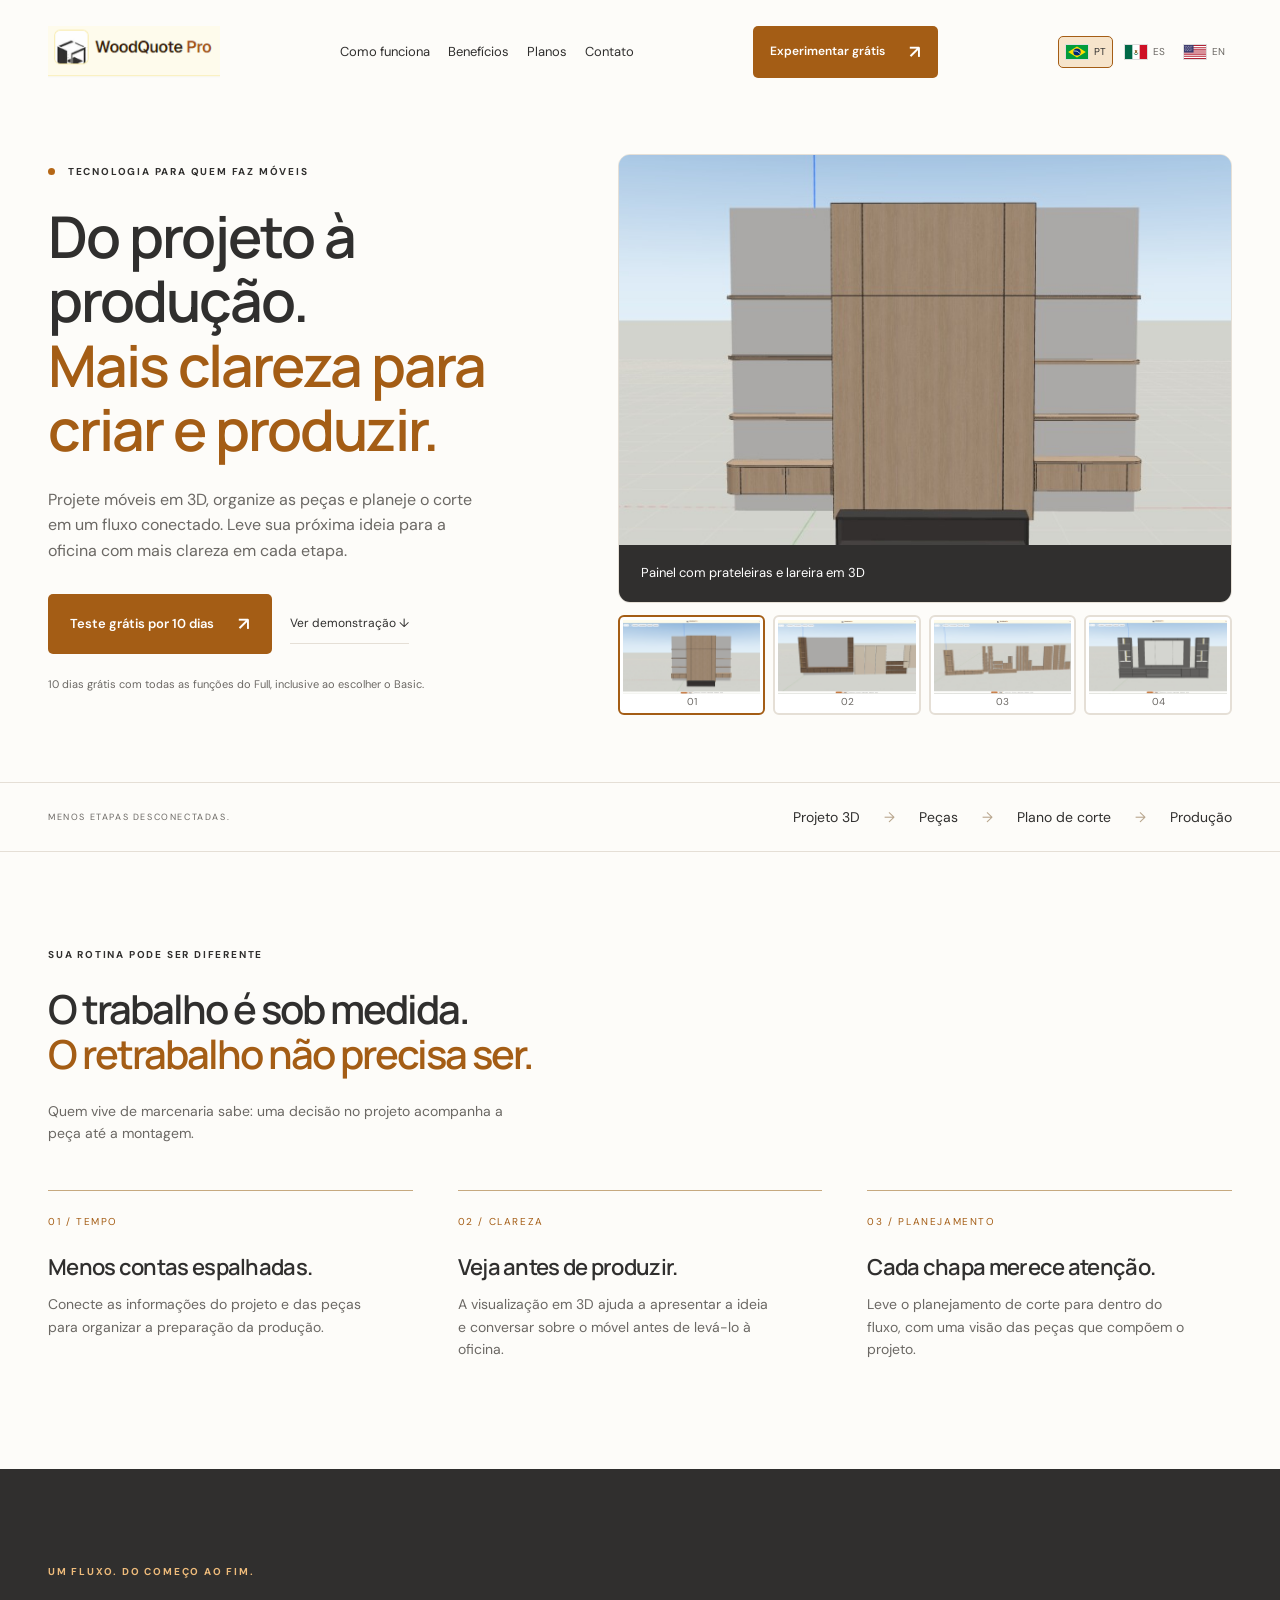
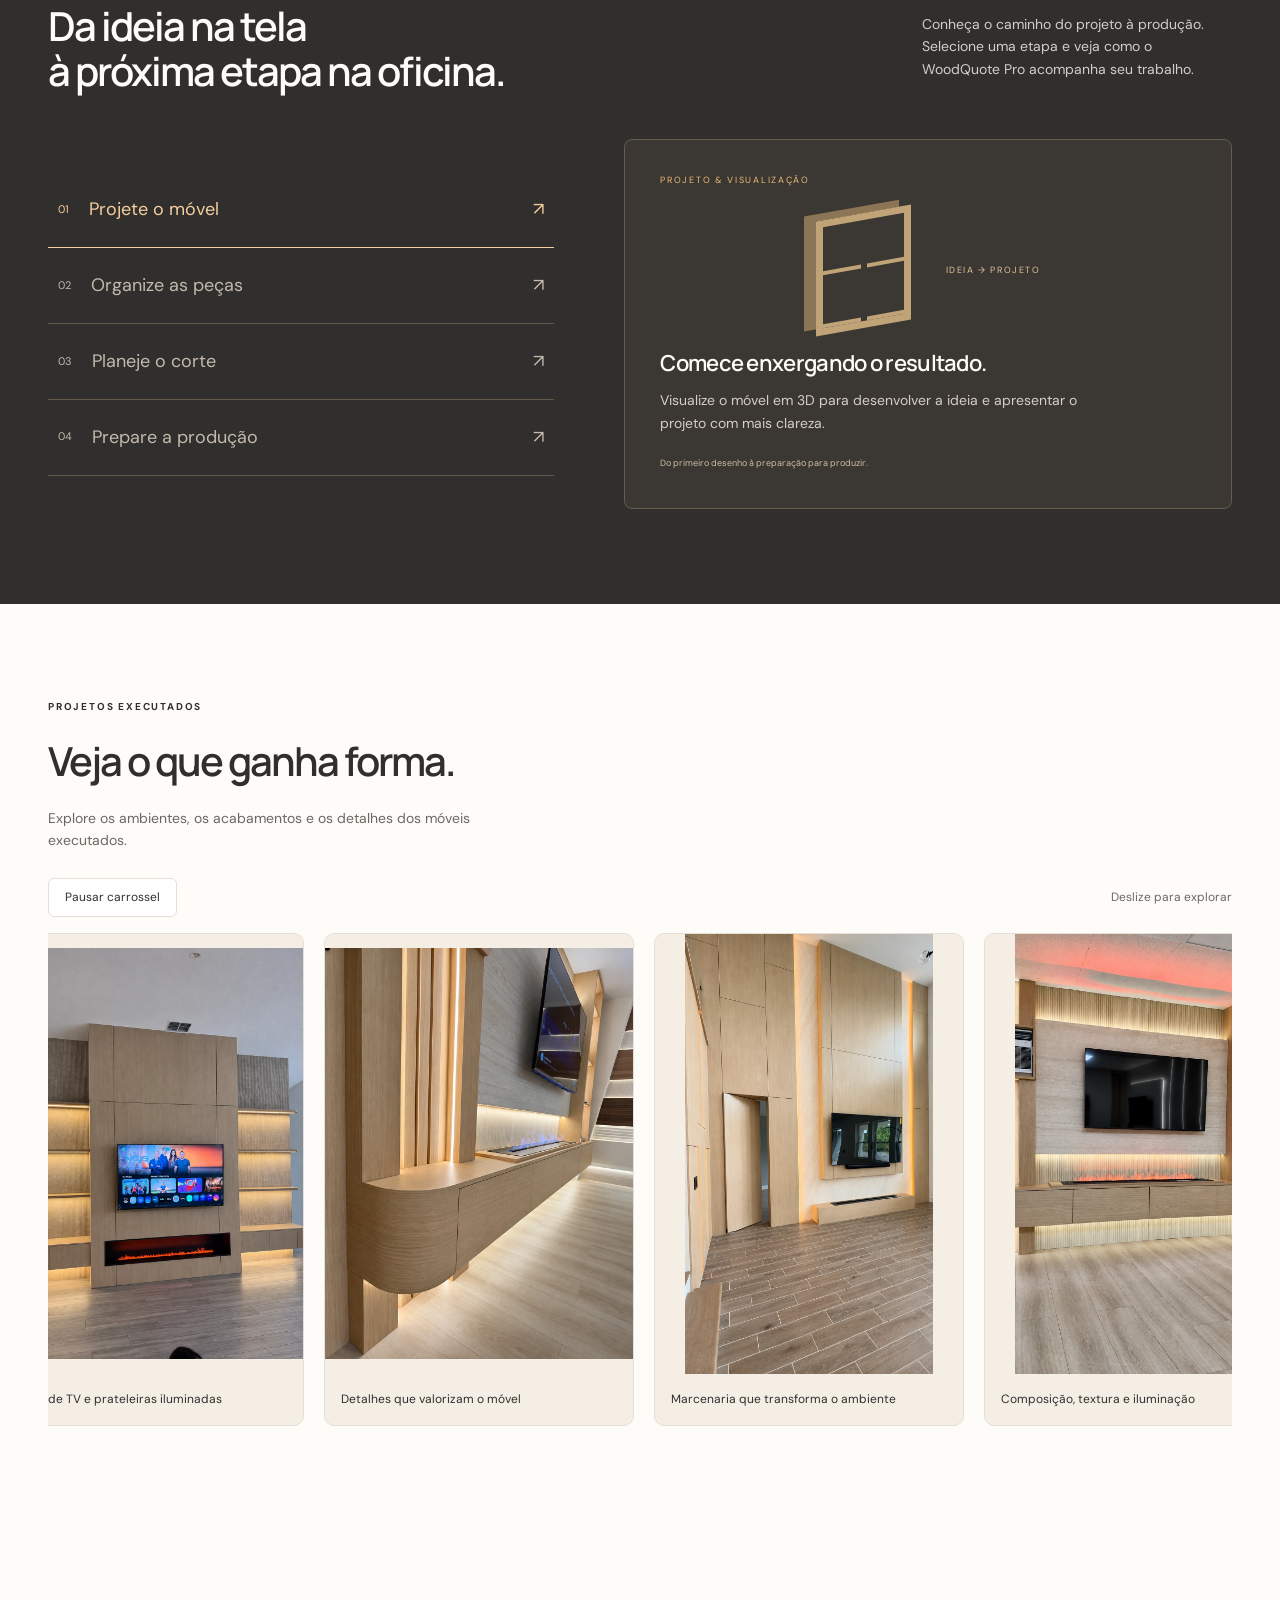
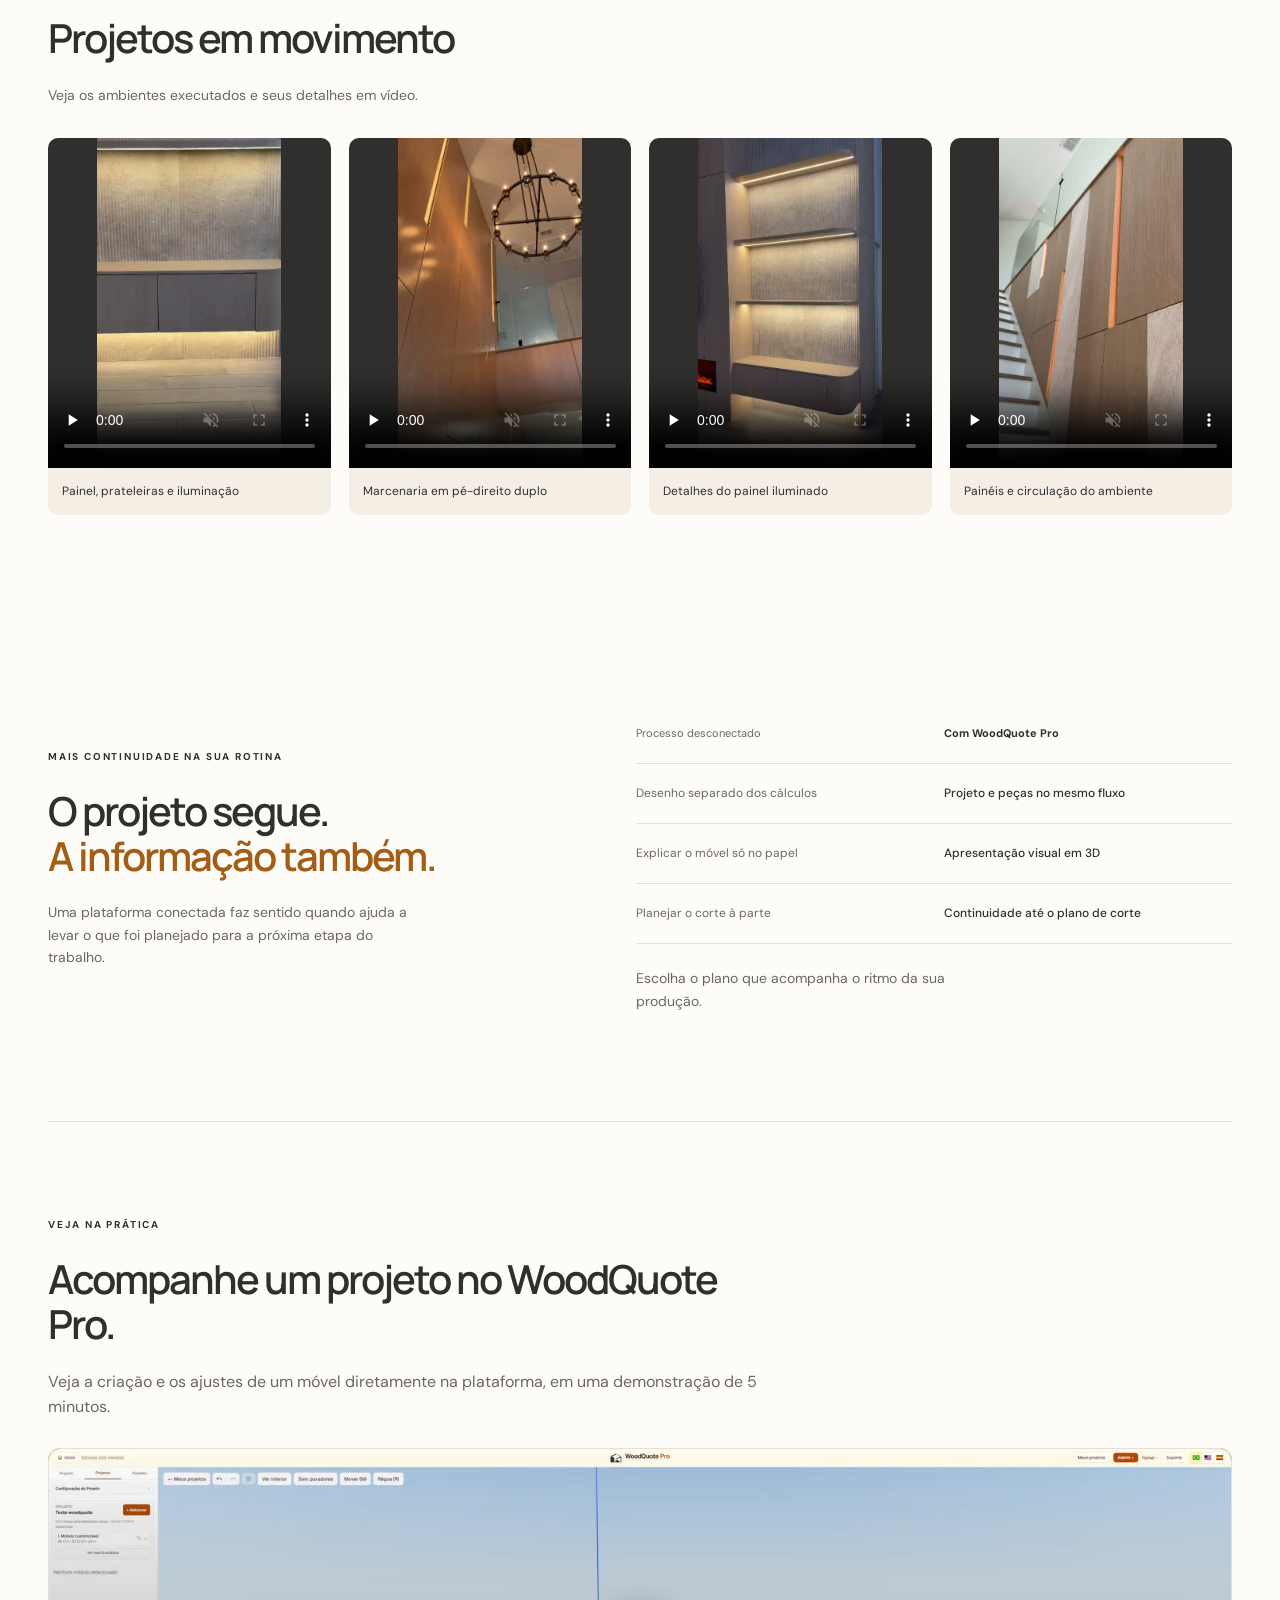
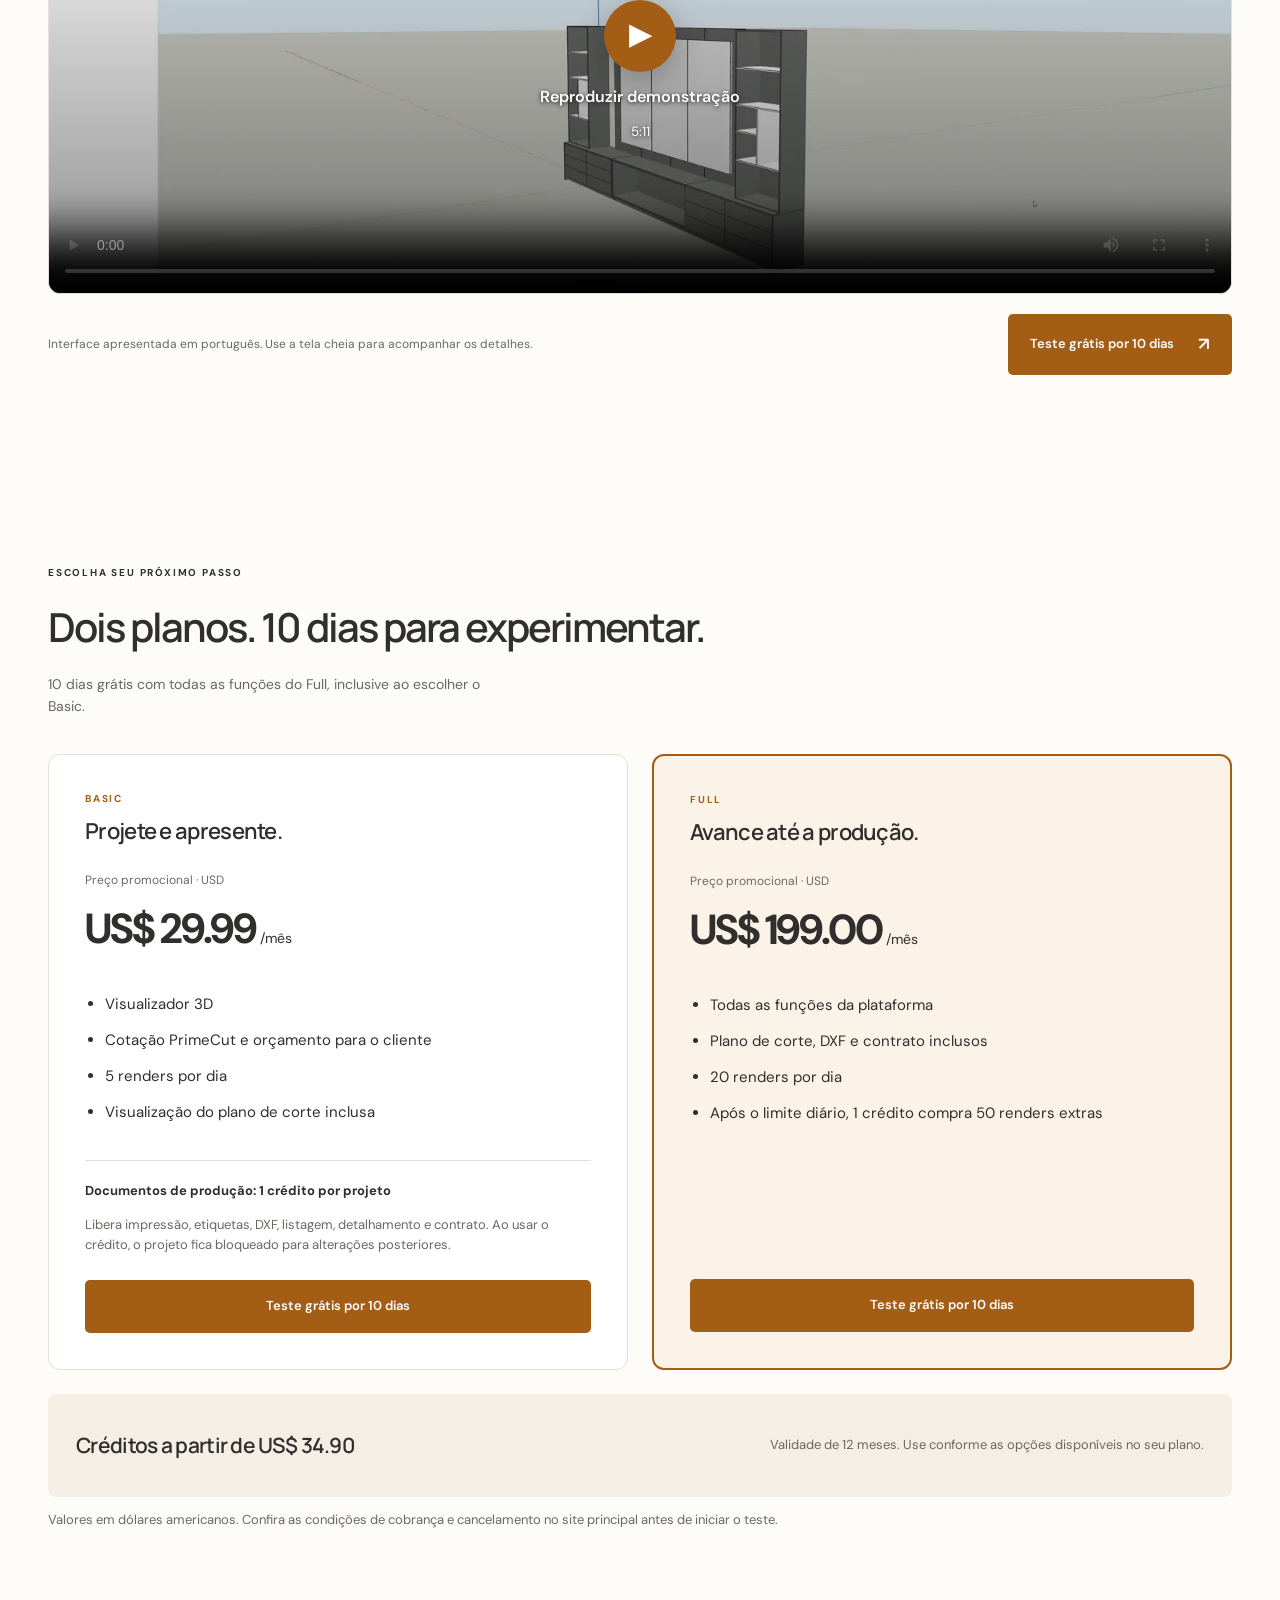
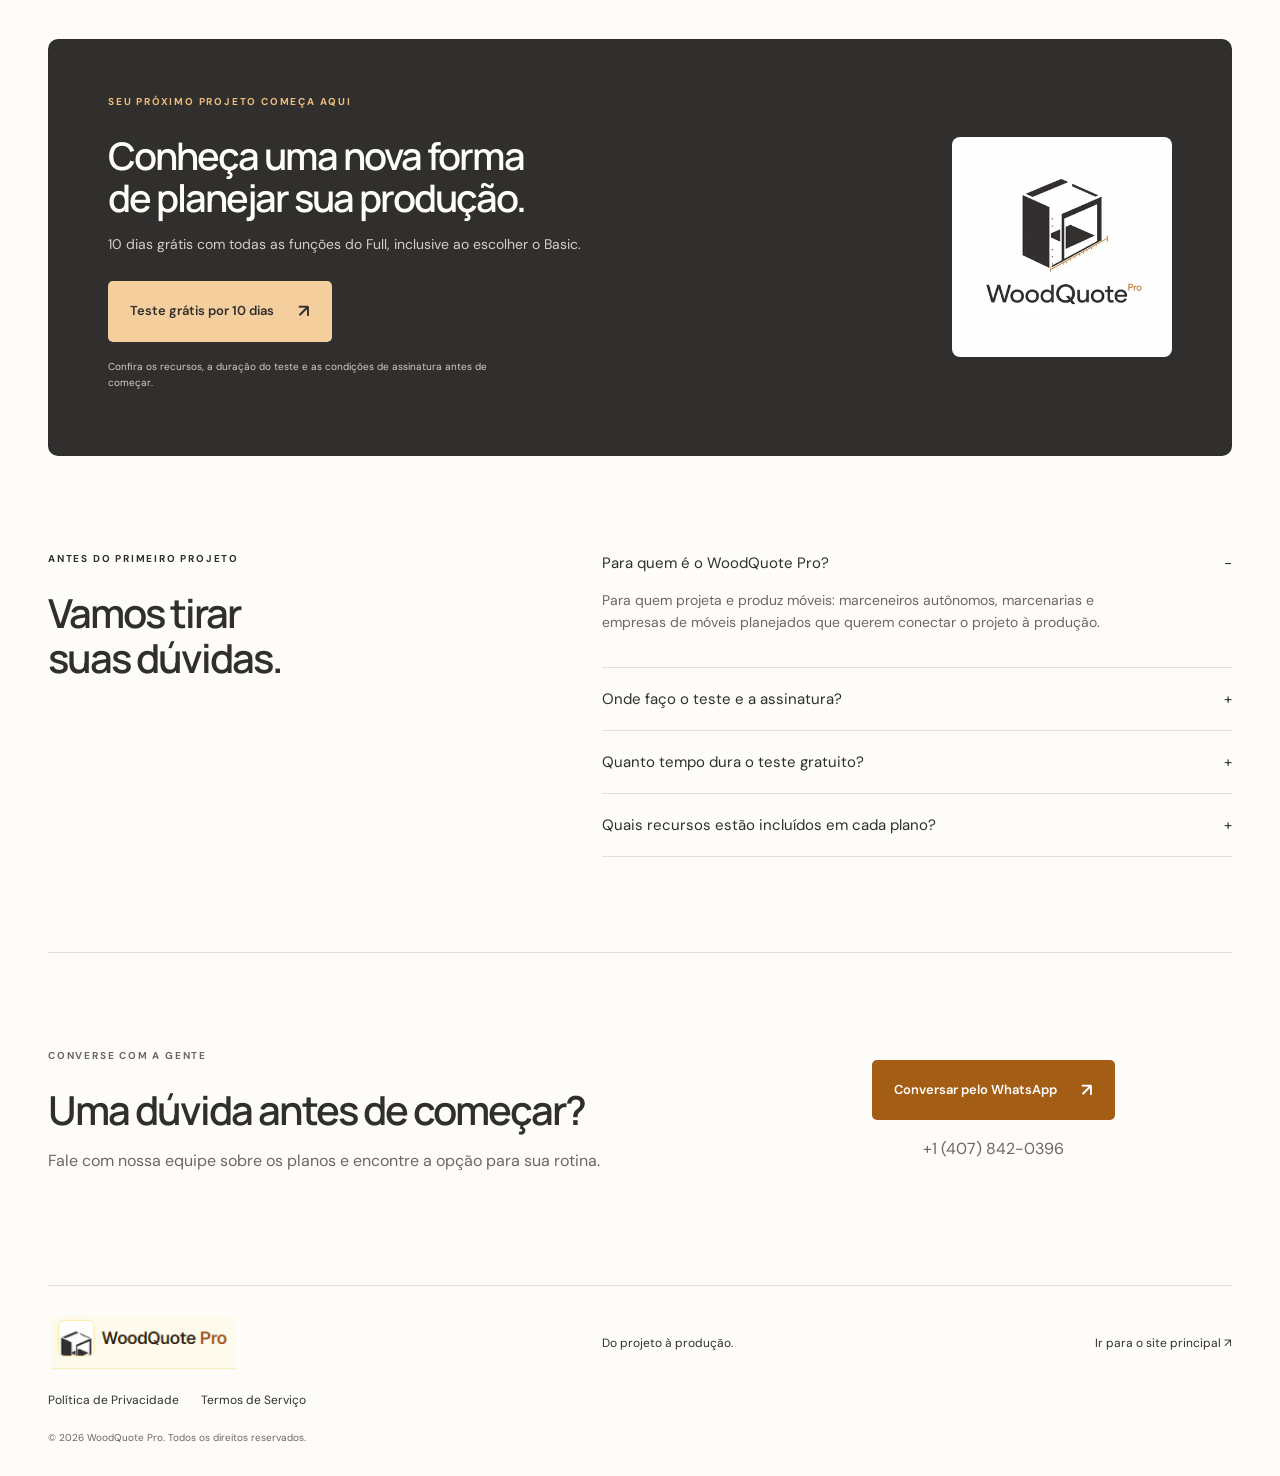
<file: index.html>
<!doctype html>
<html lang="pt-BR">
<head>
  <meta charset="UTF-8"><meta name="viewport" content="width=device-width,initial-scale=1">
  <title>Software para marcenaria e móveis 3D | WoodQuote Pro</title>
  <meta name="description" content="Projete móveis em 3D, crie orçamentos e prepare planos de corte com o WoodQuote Pro. Conheça Basic e Full e teste todas as funções por 10 dias grátis.">
  <link rel="icon" type="image/svg+xml" href="favicon.svg?v=20261118">
  <meta name="theme-color" content="#302f2d">
  <meta property="og:type" content="website">
  <meta property="og:site_name" content="WoodQuote Pro">
  <meta property="og:title" content="Software para marcenaria e móveis 3D | WoodQuote Pro">
  <meta property="og:description" content="Projete móveis em 3D, crie orçamentos e prepare planos de corte com o WoodQuote Pro. Conheça Basic e Full e teste todas as funções por 10 dias grátis.">
  <meta property="og:url" content="https://marketing.woodquotepro.com/">
  <meta property="og:image" content="https://marketing.woodquotepro.com/woodquote-logo-original.png">
  <meta property="og:image:alt" content="WoodQuote Pro">
  <meta name="twitter:card" content="summary">
  <link rel="stylesheet" href="styles.css?v=20261119-seo"><script src="script.js" defer></script><script src="media.js?v=20261113-gallery" defer></script><script src="demo.js?v=20261118-demo" defer></script><script src="locales.js?v=20261119-seo" defer></script>
  <link rel="canonical" href="https://marketing.woodquotepro.com/">
  <link rel="alternate" hreflang="pt-BR" href="https://marketing.woodquotepro.com/">
  <link rel="alternate" hreflang="es" href="https://marketing.woodquotepro.com/es.html">
  <link rel="alternate" hreflang="en-US" href="https://marketing.woodquotepro.com/en.html">
  <link rel="alternate" hreflang="en" href="https://marketing.woodquotepro.com/en.html">
  <link rel="alternate" hreflang="x-default" href="https://marketing.woodquotepro.com/">
  <meta property="og:locale" content="pt_BR">
  <script type="application/ld+json">{"@context":"https://schema.org","@type":"WebPage","@id":"https://marketing.woodquotepro.com/#webpage","url":"https://marketing.woodquotepro.com/","name":"Software para marcenaria e móveis 3D | WoodQuote Pro","description":"Projete móveis em 3D, crie orçamentos e prepare planos de corte com o WoodQuote Pro. Conheça Basic e Full e teste todas as funções por 10 dias grátis.","inLanguage":"pt-BR","about":{"@type":"SoftwareApplication","name":"WoodQuote Pro","url":"https://woodquotepro.com/","applicationCategory":"DesignApplication","operatingSystem":"Web browser"}}</script>
</head>
<body>
<header class="header wrap">
  <a href="#" class="brand" aria-label="WoodQuote Pro, início"><img class="brand-logo" src="woodquote-logo-horizontal.png" width="191" height="55" alt="WoodQuote Pro"></a>
  <nav aria-label="Menu principal"><a href="#como-funciona">Como funciona</a><a href="#beneficios">Benefícios</a><a href="#planos">Planos</a><a href="#contato">Contato</a></nav>
  <a class="button small" href="#comecar">Experimentar grátis <span aria-hidden="true">↗</span></a>
<div class="language-switch" data-language-selector role="group" aria-label="Selecionar idioma">
<a data-locale="pt-BR" href="https://marketing.woodquotepro.com/" aria-current="page" lang="pt-BR" title="Português (Brasil)"><img src="br.svg" alt="" width="24" height="16"> <span>PT</span></a>
<a data-locale="es-419" href="https://marketing.woodquotepro.com/es.html" lang="es-419" title="Español (Latinoamérica)"><img src="mx.svg" alt="" width="24" height="16"> <span>ES</span></a>
<a data-locale="en-US" href="https://marketing.woodquotepro.com/en.html" lang="en-US" title="English (US)"><img src="us.svg" alt="" width="24" height="16"> <span>EN</span></a>
</div></header>
<main>
<section class="hero wrap">
  <div class="hero-copy"><p class="eyebrow"><span class="dot"></span> TECNOLOGIA PARA QUEM FAZ MÓVEIS</p>
  <h1>Do projeto à produção.<br><em>Mais clareza para<br>criar e produzir.</em></h1>
  <p class="lead">Projete móveis em 3D, organize as peças e planeje o corte em um fluxo conectado. Leve sua próxima ideia para a oficina com mais clareza em cada etapa.</p>
  <div class="actions"><a class="button" href="#comecar">Teste grátis por 10 dias <span aria-hidden="true">↗</span></a><a class="text-link" href="#demonstracao">Ver demonstração <span aria-hidden="true">↓</span></a></div>
  <p class="hero-foot">10 dias grátis com todas as funções do Full, inclusive ao escolher o Basic.</p></div>
  <div class="platform-showcase"><div class="platform-slides"><figure class="platform-slide" ><div class="platform-focus"><img src="plataforma-projeto-1.jpeg" width="1600" height="603" alt="Painel com prateleiras e lareira em 3D" fetchpriority="high"></div><figcaption>Painel com prateleiras e lareira em 3D</figcaption></figure><figure class="platform-slide" hidden><div class="platform-focus"><img src="plataforma-projeto-2.jpeg" width="1600" height="603" alt="Composição de painéis no projeto 3D" loading="lazy"></div><figcaption>Composição de painéis no projeto 3D</figcaption></figure><figure class="platform-slide" hidden><div class="platform-focus"><img src="plataforma-projeto-3.jpeg" width="1600" height="603" alt="Peças organizadas na plataforma" loading="lazy"></div><figcaption>Peças organizadas na plataforma</figcaption></figure><figure class="platform-slide" hidden><div class="platform-focus"><img src="plataforma-projeto-4.jpeg" width="1600" height="603" alt="Painel e armários no visualizador 3D" loading="lazy"></div><figcaption>Painel e armários no visualizador 3D</figcaption></figure></div><div class="platform-picker" role="group" aria-label="Projetos na plataforma"><button type="button" data-project="0" aria-pressed="true" aria-label="Painel com prateleiras e lareira em 3D"><img src="plataforma-projeto-1.jpeg" alt="" width="160" height="60"><span>01</span></button><button type="button" data-project="1" aria-pressed="false" aria-label="Composição de painéis no projeto 3D"><img src="plataforma-projeto-2.jpeg" alt="" width="160" height="60"><span>02</span></button><button type="button" data-project="2" aria-pressed="false" aria-label="Peças organizadas na plataforma"><img src="plataforma-projeto-3.jpeg" alt="" width="160" height="60"><span>03</span></button><button type="button" data-project="3" aria-pressed="false" aria-label="Painel e armários no visualizador 3D"><img src="plataforma-projeto-4.jpeg" alt="" width="160" height="60"><span>04</span></button></div></div>
</section>
<div class="flow-strip"><div class="wrap"><span>MENOS ETAPAS DESCONECTADAS.</span><p>Projeto 3D <b>→</b> Peças <b>→</b> Plano de corte <b>→</b> Produção</p></div></div>
<section class="section wrap" id="beneficios"><div class="section-heading"><p class="eyebrow">SUA ROTINA PODE SER DIFERENTE</p><h2>O trabalho é sob medida.<br><em>O retrabalho não precisa ser.</em></h2><p>Quem vive de marcenaria sabe: uma decisão no projeto acompanha a peça até a montagem.</p></div>
<div class="benefit-grid"><article><span class="number">01 / TEMPO</span><h3>Menos contas espalhadas.</h3><p>Conecte as informações do projeto e das peças para organizar a preparação da produção.</p></article><article><span class="number">02 / CLAREZA</span><h3>Veja antes de produzir.</h3><p>A visualização em 3D ajuda a apresentar a ideia e conversar sobre o móvel antes de levá-lo à oficina.</p></article><article><span class="number">03 / PLANEJAMENTO</span><h3>Cada chapa merece atenção.</h3><p>Leve o planejamento de corte para dentro do fluxo, com uma visão das peças que compõem o projeto.</p></article></div></section>
<section class="workflow section" id="como-funciona"><div class="wrap"><div class="workflow-heading"><div><p class="eyebrow">UM FLUXO. DO COMEÇO AO FIM.</p><h2>Da ideia na tela<br>à próxima etapa na oficina.</h2></div><p>Conheça o caminho do projeto à produção. Selecione uma etapa e veja como o WoodQuote Pro acompanha seu trabalho.</p></div>
<div class="workflow-body"><div class="steps" role="tablist" aria-label="Etapas do projeto" aria-orientation="vertical"><button id="tab-projeto" role="tab" aria-selected="true" aria-controls="step-panel" data-step="0"><span>01</span> Projete o móvel <b>↗</b></button><button id="tab-pecas" role="tab" aria-selected="false" aria-controls="step-panel" tabindex="-1" data-step="1"><span>02</span> Organize as peças <b>↗</b></button><button id="tab-corte" role="tab" aria-selected="false" aria-controls="step-panel" tabindex="-1" data-step="2"><span>03</span> Planeje o corte <b>↗</b></button><button id="tab-producao" role="tab" aria-selected="false" aria-controls="step-panel" tabindex="-1" data-step="3"><span>04</span> Prepare a produção <b>↗</b></button></div>
<div id="step-panel" class="step-panel" role="tabpanel" tabindex="0" aria-labelledby="tab-projeto"><span class="panel-label">PROJETO & VISUALIZAÇÃO</span><div class="step-art" aria-hidden="true"><div class="mini-cabinet"><i></i><i></i><i></i><i></i></div><div class="dimension">IDEIA → PROJETO</div></div><h3>Comece enxergando o resultado.</h3><p id="step-description">Visualize o móvel em 3D para desenvolver a ideia e apresentar o projeto com mais clareza.</p><small>Do primeiro desenho à preparação para produzir.</small></div></div></div></section>
<section class="section wrap" id="projetos"><div class="section-heading"><p class="eyebrow">PROJETOS EXECUTADOS</p><h2>Veja o que ganha forma.</h2><p>Explore os ambientes, os acabamentos e os detalhes dos móveis executados.</p></div><div class="carousel-controls"><button type="button" id="carousel-pause" aria-pressed="false">Pausar carrossel</button><p>Deslize para explorar</p></div><div class="photo-carousel" tabindex="0" role="region" aria-label="Galeria de projetos executados"><div class="carousel-track"><div class="carousel-set"><figure class="carousel-card" ><img src="projeto-painel-hd.webp" width="1086" height="1448" alt="Painel de TV e prateleiras iluminadas" loading="lazy" decoding="async"><figcaption>Painel de TV e prateleiras iluminadas</figcaption></figure><figure class="carousel-card" ><img src="projeto-detalhe-hd.webp" width="1086" height="1448" alt="Detalhes que valorizam o móvel" loading="lazy" decoding="async"><figcaption>Detalhes que valorizam o móvel</figcaption></figure><figure class="carousel-card" ><img src="projeto-alto-hd.webp" width="941" height="1672" alt="Marcenaria que transforma o ambiente" loading="lazy" decoding="async"><figcaption>Marcenaria que transforma o ambiente</figcaption></figure><figure class="carousel-card" ><img src="projeto-luz-hd.webp" width="941" height="1672" alt="Composição, textura e iluminação" loading="lazy" decoding="async"><figcaption>Composição, textura e iluminação</figcaption></figure></div><div class="carousel-set" aria-hidden="true"><figure class="carousel-card" aria-hidden="true"><img src="projeto-painel-hd.webp" width="1086" height="1448" alt="" loading="lazy" decoding="async"><figcaption>Painel de TV e prateleiras iluminadas</figcaption></figure><figure class="carousel-card" aria-hidden="true"><img src="projeto-detalhe-hd.webp" width="1086" height="1448" alt="" loading="lazy" decoding="async"><figcaption>Detalhes que valorizam o móvel</figcaption></figure><figure class="carousel-card" aria-hidden="true"><img src="projeto-alto-hd.webp" width="941" height="1672" alt="" loading="lazy" decoding="async"><figcaption>Marcenaria que transforma o ambiente</figcaption></figure><figure class="carousel-card" aria-hidden="true"><img src="projeto-luz-hd.webp" width="941" height="1672" alt="" loading="lazy" decoding="async"><figcaption>Composição, textura e iluminação</figcaption></figure></div></div></div></section><section class="section wrap project-videos"><div class="section-heading"><h2>Projetos em movimento</h2><p>Veja os ambientes executados e seus detalhes em vídeo.</p></div><div class="video-grid"><figure><video controls muted playsinline preload="none" poster="projeto-video-1.mp4.jpg" aria-label="Painel, prateleiras e iluminação"><source src="projeto-video-1.mp4" type="video/mp4"><p>Seu navegador não suporta vídeo.</p></video><figcaption>Painel, prateleiras e iluminação</figcaption></figure><figure><video controls muted playsinline preload="none" poster="projeto-video-2.mp4.jpg" aria-label="Marcenaria em pé-direito duplo"><source src="projeto-video-2.mp4" type="video/mp4"><p>Seu navegador não suporta vídeo.</p></video><figcaption>Marcenaria em pé-direito duplo</figcaption></figure><figure><video controls muted playsinline preload="none" poster="projeto-video-3.mp4.jpg" aria-label="Detalhes do painel iluminado"><source src="projeto-video-3.mp4" type="video/mp4"><p>Seu navegador não suporta vídeo.</p></video><figcaption>Detalhes do painel iluminado</figcaption></figure><figure><video controls muted playsinline preload="none" poster="projeto-video-4.mp4.jpg" aria-label="Painéis e circulação do ambiente"><source src="projeto-video-4.mp4" type="video/mp4"><p>Seu navegador não suporta vídeo.</p></video><figcaption>Painéis e circulação do ambiente</figcaption></figure></div></section><section class="section wrap comparison"><div><p class="eyebrow">MAIS CONTINUIDADE NA SUA ROTINA</p><h2>O projeto segue.<br><em>A informação também.</em></h2><p>Uma plataforma conectada faz sentido quando ajuda a levar o que foi planejado para a próxima etapa do trabalho.</p></div><div class="compare-table"><div class="compare-row table-head"><span>Processo desconectado</span><strong>Com WoodQuote Pro</strong></div><div class="compare-row"><span>Desenho separado dos cálculos</span><strong>Projeto e peças no mesmo fluxo</strong></div><div class="compare-row"><span>Explicar o móvel só no papel</span><strong>Apresentação visual em 3D</strong></div><div class="compare-row"><span>Planejar o corte à parte</span><strong>Continuidade até o plano de corte</strong></div><p class="table-note">Escolha o plano que acompanha o ritmo da sua produção.</p></div></section>
<section class="section wrap demo-section" id="demonstracao" aria-labelledby="demo-title"><div class="demo-heading"><p class="eyebrow">VEJA NA PRÁTICA</p><h2 id="demo-title">Acompanhe um projeto no WoodQuote Pro.</h2><p>Veja a criação e os ajustes de um móvel diretamente na plataforma, em uma demonstração de 5 minutos.</p></div><div class="demo-player"><video id="demo-video" controls playsinline preload="none" poster="woodquote-demo-capa.webp" width="1920" height="722" data-src="woodquote-demo.mp4" aria-label="Reproduzir demonstração"><p>Seu navegador não suporta vídeo.</p></video><button type="button" id="demo-play" aria-controls="demo-video"><span class="demo-play-icon" aria-hidden="true">▶</span><span>Reproduzir demonstração</span><small>5:11</small></button></div><p id="demo-status" role="status" hidden>Não foi possível iniciar o vídeo. Toque em reproduzir para tentar novamente.</p><div class="demo-bottom"><p>Interface apresentada em português. Use a tela cheia para acompanhar os detalhes.</p><a class="button" href="https://woodquotepro.com/" data-main-site>Teste grátis por 10 dias <span aria-hidden="true">↗</span></a></div></section>
<section class="section wrap" id="planos"><div class="section-heading"><p class="eyebrow">ESCOLHA SEU PRÓXIMO PASSO</p><h2>Dois planos. 10 dias para experimentar.</h2><p>10 dias grátis com todas as funções do Full, inclusive ao escolher o Basic.</p></div><div class="pricing-grid"><article class="price-card"><p class="eyebrow">BASIC</p><h3>Projete e apresente.</h3><p class="price-label">Preço promocional · USD</p><p class="price"><strong>US$ 29.99</strong> <span>/mês</span></p><ul><li>Visualizador 3D</li><li>Cotação PrimeCut e orçamento para o cliente</li><li>5 renders por dia</li><li>Visualização do plano de corte inclusa</li></ul><div class="plan-detail"><strong>Documentos de produção: 1 crédito por projeto</strong><p>Libera impressão, etiquetas, DXF, listagem, detalhamento e contrato. Ao usar o crédito, o projeto fica bloqueado para alterações posteriores.</p></div><a class="button" href="https://woodquotepro.com/" data-main-site>Teste grátis por 10 dias</a></article><article class="price-card featured"><p class="eyebrow">FULL</p><h3>Avance até a produção.</h3><p class="price-label">Preço promocional · USD</p><p class="price"><strong>US$ 199.00</strong> <span>/mês</span></p><ul><li>Todas as funções da plataforma</li><li>Plano de corte, DXF e contrato inclusos</li><li>20 renders por dia</li><li>Após o limite diário, 1 crédito compra 50 renders extras</li></ul><a class="button" href="https://woodquotepro.com/" data-main-site>Teste grátis por 10 dias</a></article></div><aside class="credit-strip"><h3>Créditos a partir de US$ 34.90</h3><p>Validade de 12 meses. Use conforme as opções disponíveis no seu plano.</p></aside><p class="pricing-note">Valores em dólares americanos. Confira as condições de cobrança e cancelamento no site principal antes de iniciar o teste.</p></section>
<section class="start-section wrap" id="comecar"><div><p class="eyebrow">SEU PRÓXIMO PROJETO COMEÇA AQUI</p><h2>Conheça uma nova forma<br>de planejar sua produção.</h2><p>10 dias grátis com todas as funções do Full, inclusive ao escolher o Basic.</p><a class="button light" href="https://woodquotepro.com/" data-main-site>Teste grátis por 10 dias <span aria-hidden="true">↗</span></a><p class="offer-note">Confira os recursos, a duração do teste e as condições de assinatura antes de começar.</p></div><div class="start-mark"><img src="woodquote-logo-original.png" width="384" height="384" alt="WoodQuote Pro — logotipo original"></div></section>
<section class="section wrap faq" id="duvidas"><div><p class="eyebrow">ANTES DO PRIMEIRO PROJETO</p><h2>Vamos tirar<br>suas dúvidas.</h2></div><div><details open><summary>Para quem é o WoodQuote Pro?</summary><p>Para quem projeta e produz móveis: marceneiros autônomos, marcenarias e empresas de móveis planejados que querem conectar o projeto à produção.</p></details><details><summary>Onde faço o teste e a assinatura?</summary><p>No site principal do WoodQuote Pro. Esta página apresenta a solução e direciona você para lá.</p></details><details><summary>Quanto tempo dura o teste gratuito?</summary><p>10 dias grátis com todas as funções do Full, inclusive ao escolher o Basic.</p></details><details><summary>Quais recursos estão incluídos em cada plano?</summary><p>Basic inclui 5 renders por dia e visualização do plano de corte. Full inclui todas as funções e 20 renders por dia. Veja a comparação de planos acima para conhecer as regras de créditos.</p></details></div></section>
<section class="section wrap contact-section" id="contato"><div><p class="eyebrow">CONVERSE COM A GENTE</p><h2>Uma dúvida antes de começar?</h2><p>Fale com nossa equipe sobre os planos e encontre a opção para sua rotina.</p></div><div><a class="button" href="https://wa.me/14078420396" target="_blank" rel="noopener">Conversar pelo WhatsApp <span aria-hidden="true">↗</span></a><p><a href="tel:+14078420396">+1 (407) 842-0396</a></p></div></section></main><footer class="wrap"><a class="brand" href="#"><img class="brand-logo" src="woodquote-logo-horizontal.png" width="191" height="55" alt="WoodQuote Pro"></a><p>Do projeto à produção.</p><a href="https://woodquotepro.com/" data-main-site>Ir para o site principal ↗</a><nav class="legal-links" aria-label="Informações legais"><a href="https://woodquotepro.com/privacidade">Política de Privacidade</a><a href="https://woodquotepro.com/termos">Termos de Serviço</a></nav><small>© <span id="year">2026</span> WoodQuote Pro. Todos os direitos reservados.</small></footer>
</body></html>
</file>
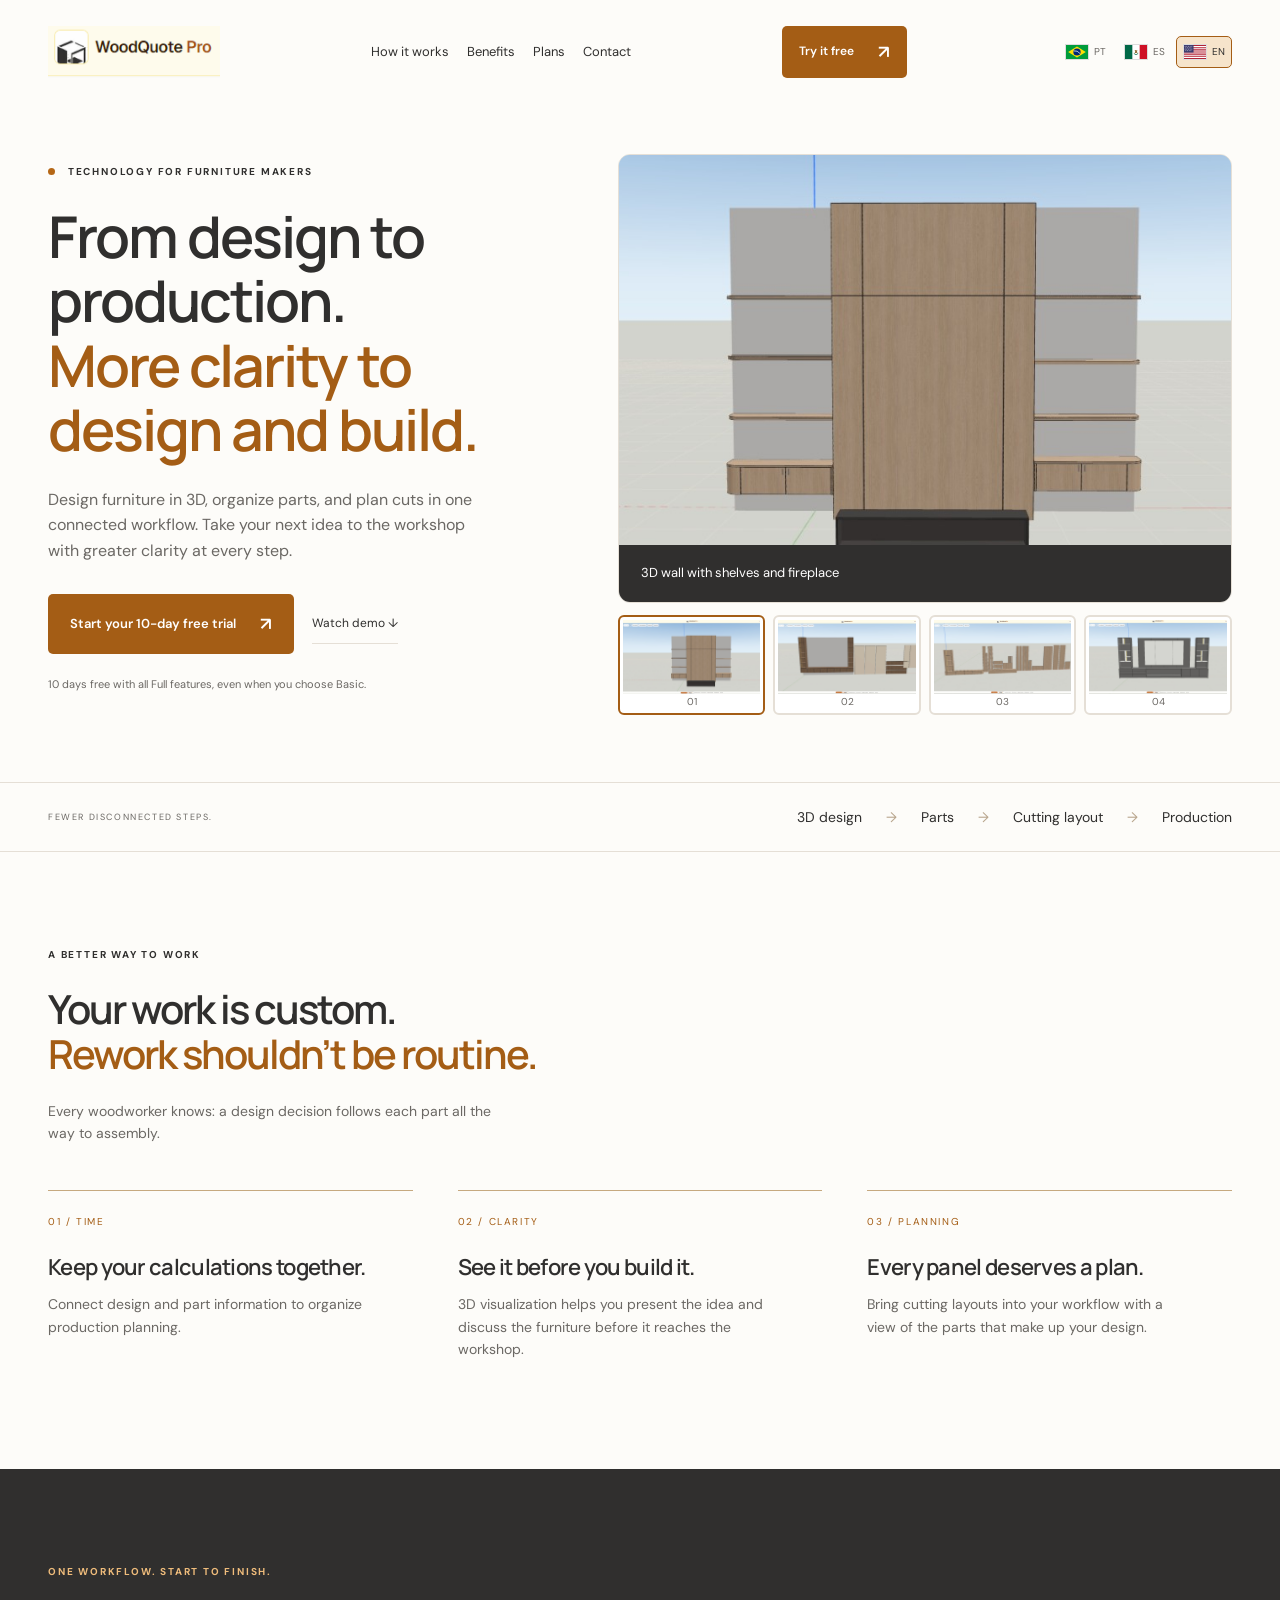
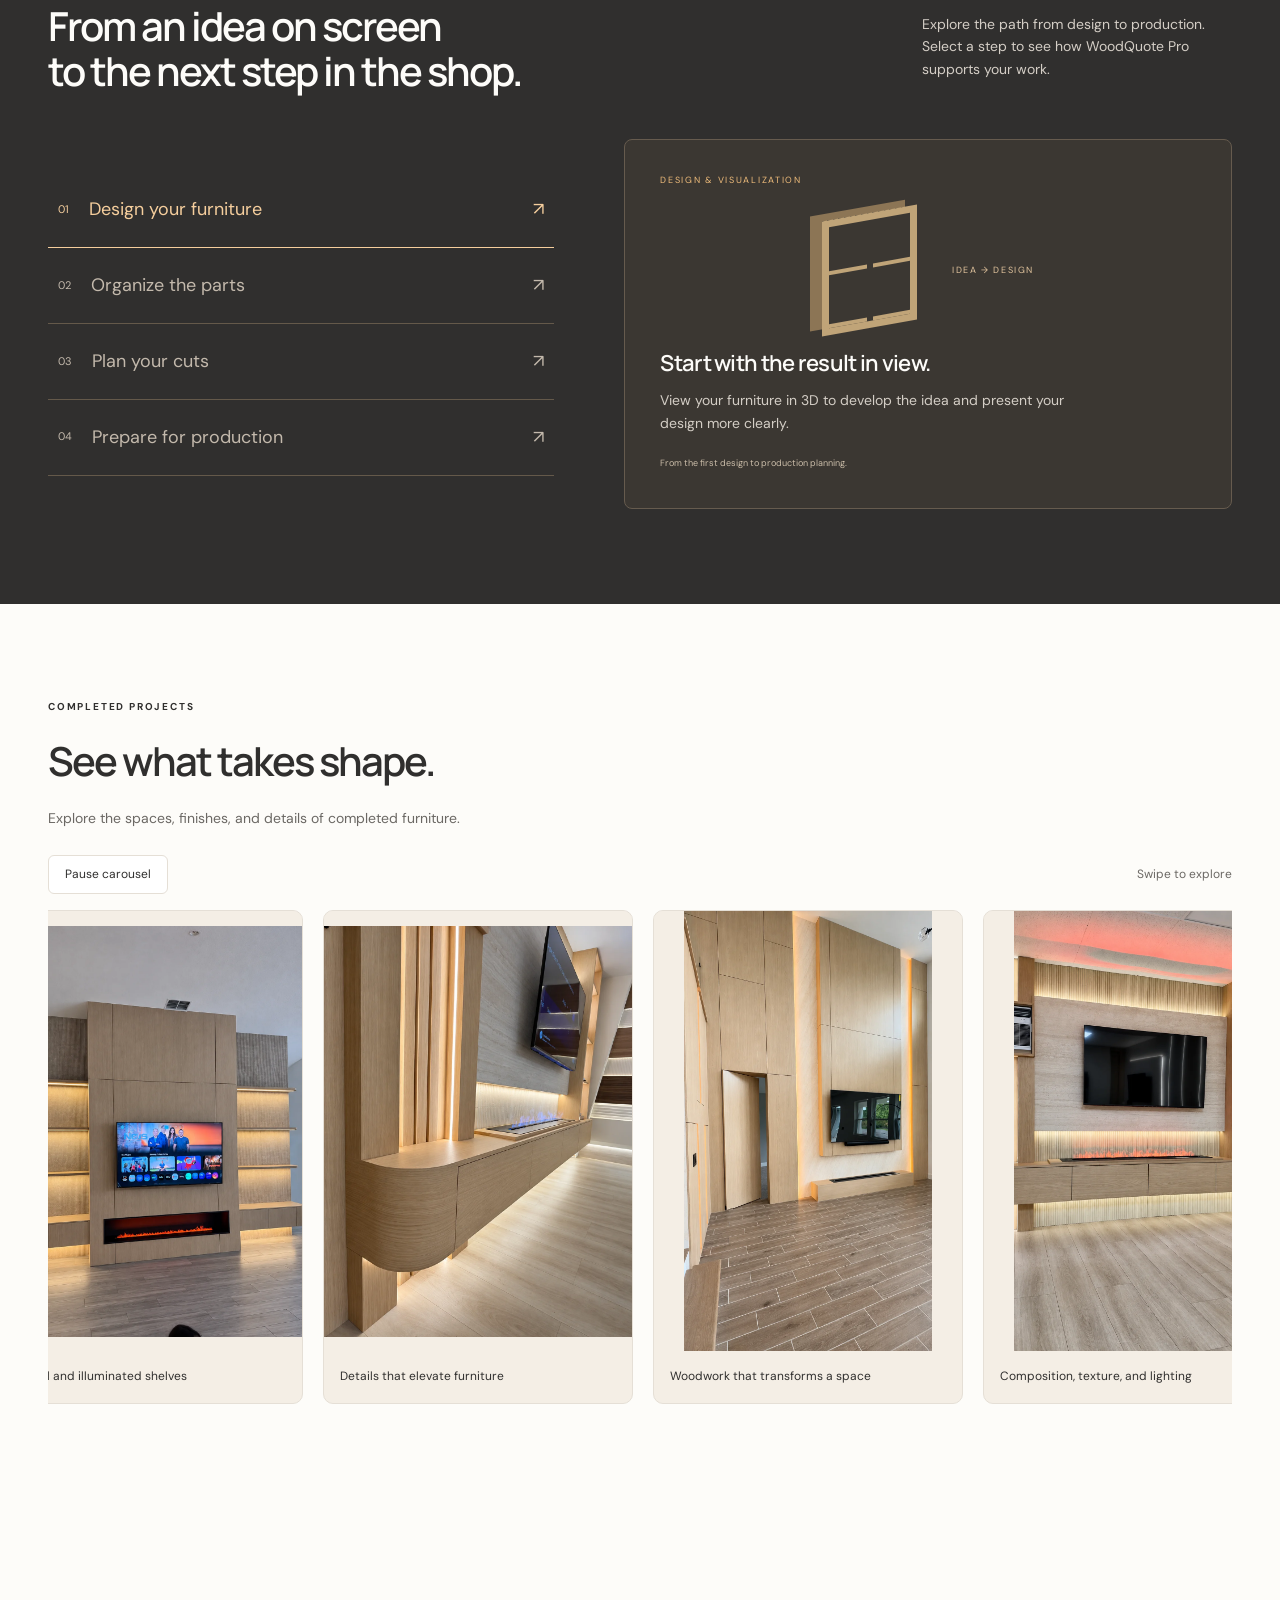
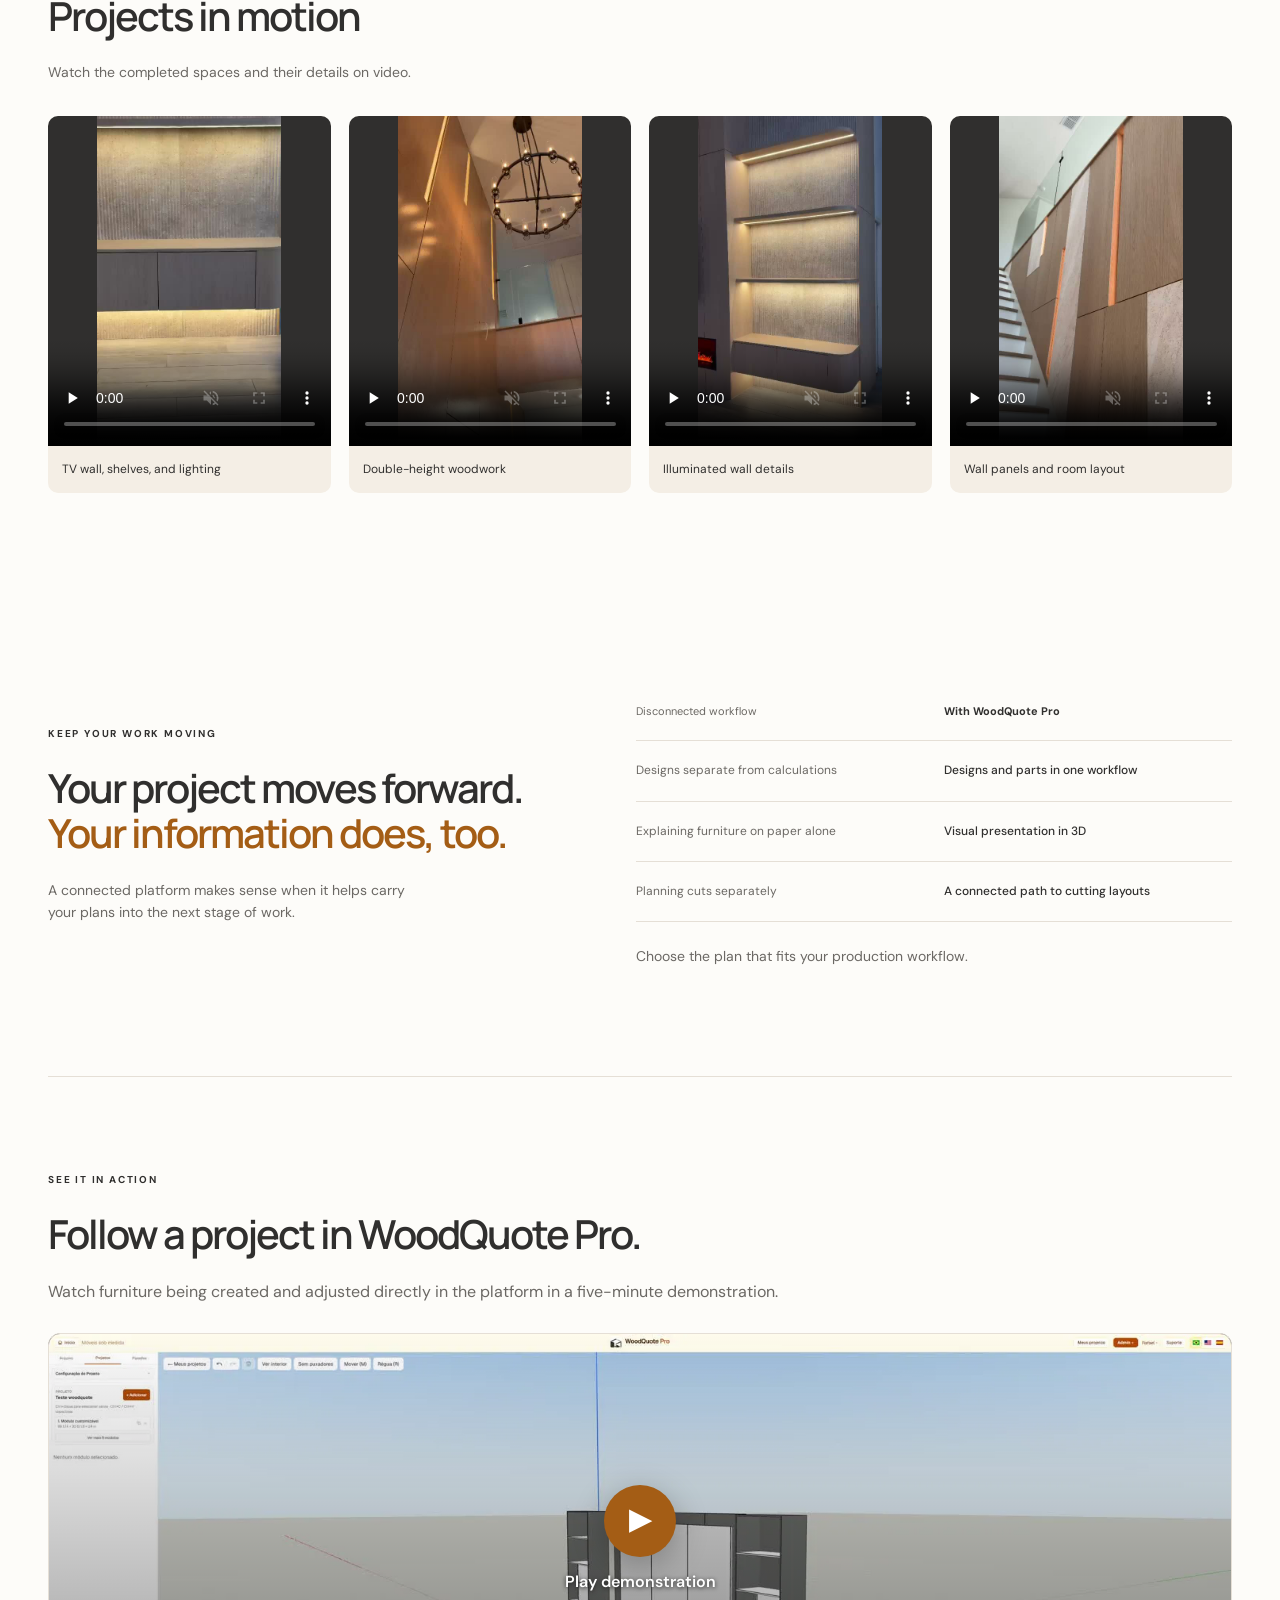
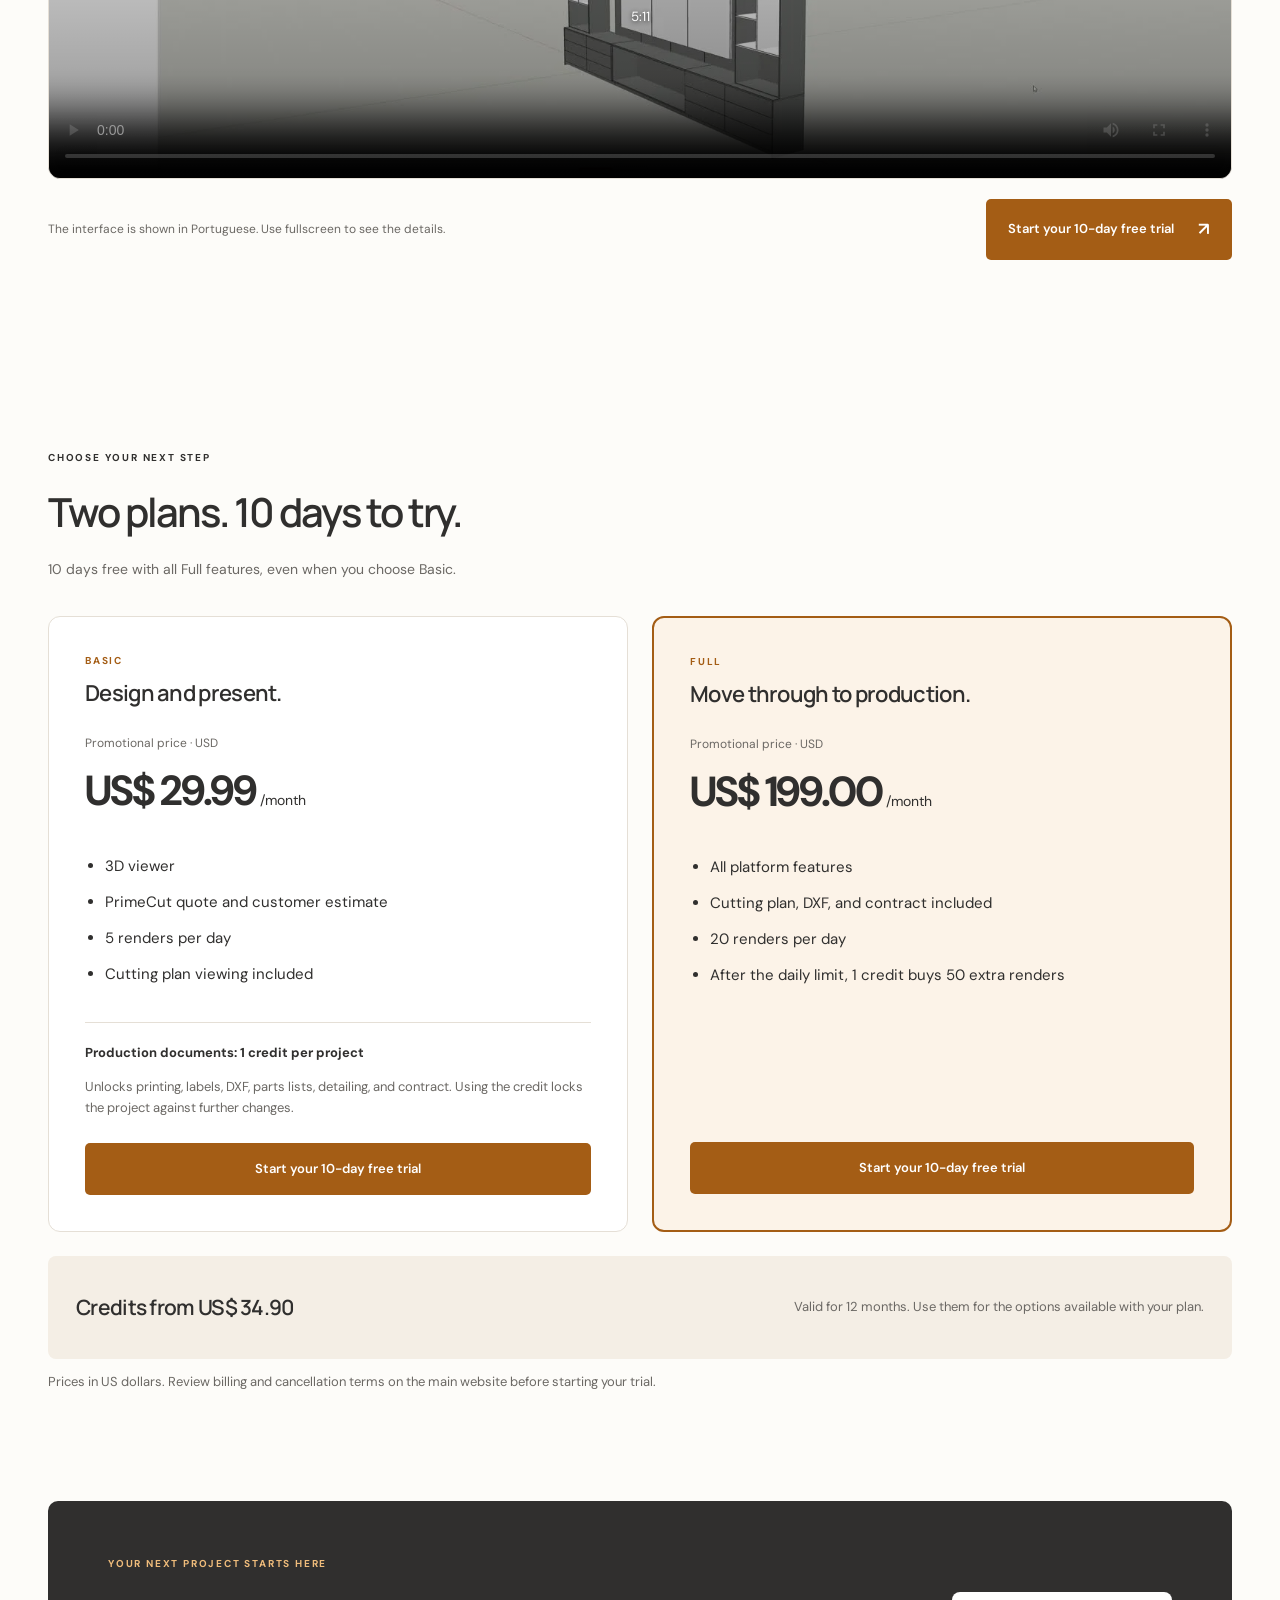
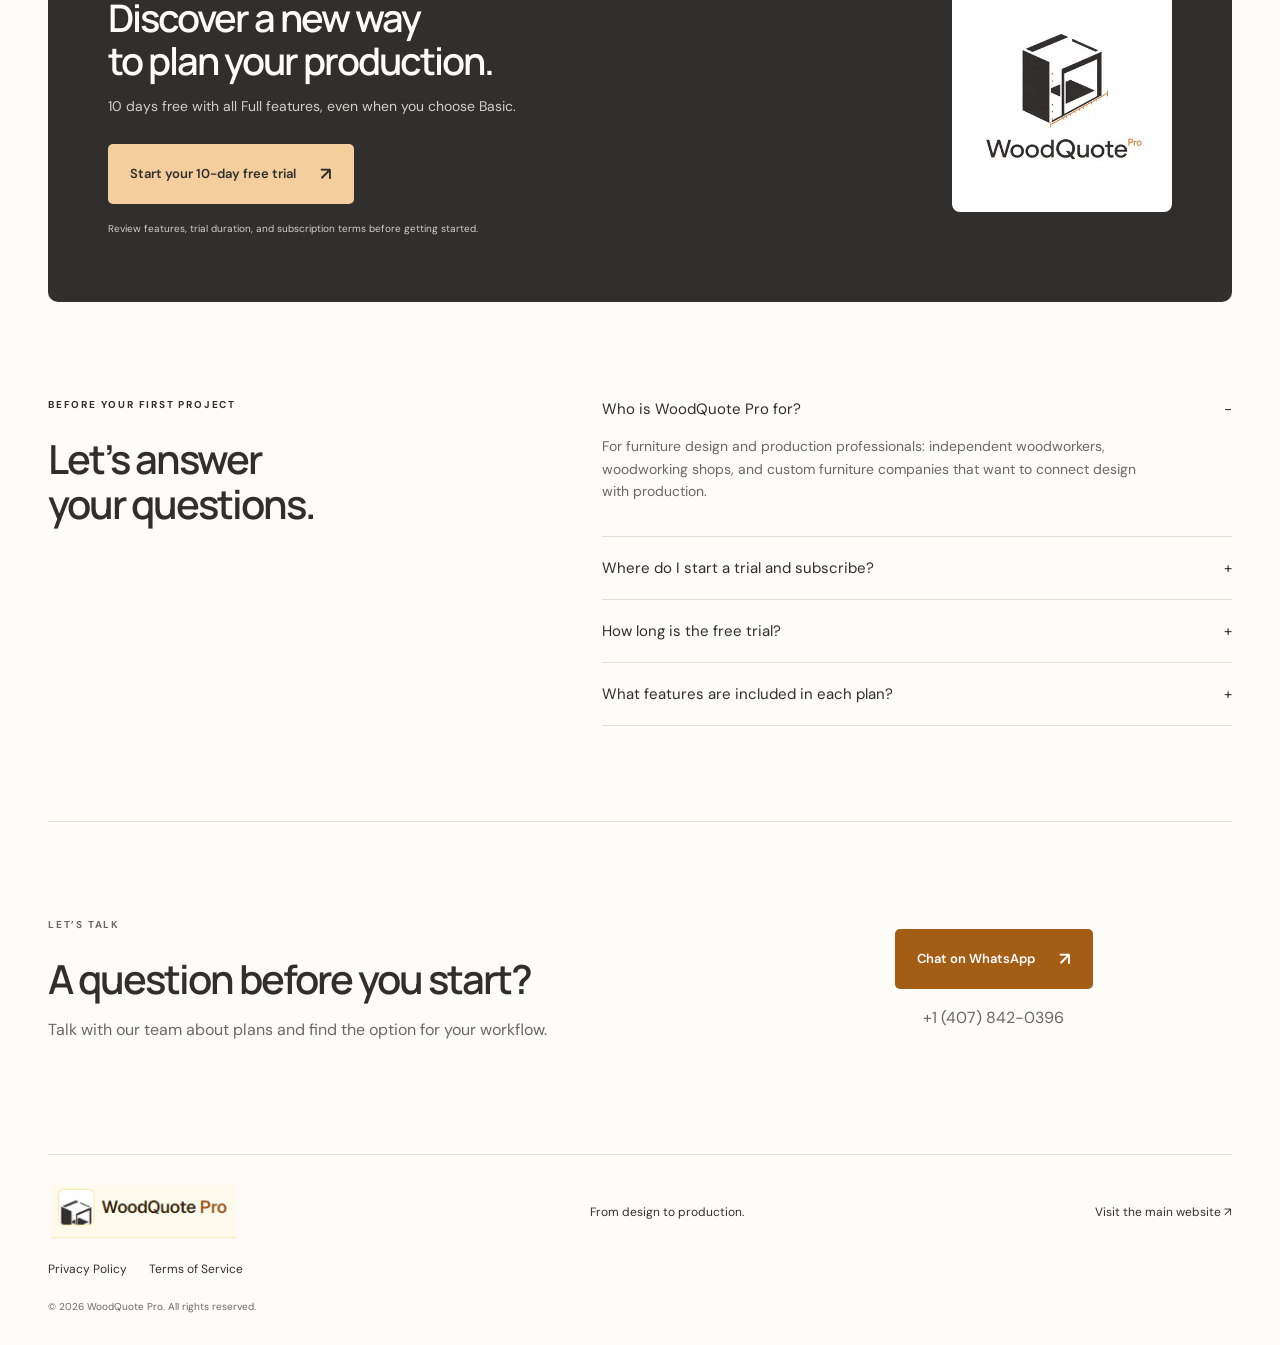
<file: en.html>
<!doctype html>
<html lang="en-US">
<head>
  <meta charset="UTF-8"><meta name="viewport" content="width=device-width,initial-scale=1">
  <title>3D Cabinet Design &amp; Woodworking Software | WoodQuote Pro</title>
  <meta name="description" content="Design furniture in 3D, create customer estimates, and prepare cutting plans with WoodQuote Pro. Explore Basic and Full with a 10-day free trial.">
  <link rel="icon" type="image/svg+xml" href="favicon.svg?v=20261118">
  <meta name="theme-color" content="#302f2d">
  <meta property="og:type" content="website">
  <meta property="og:site_name" content="WoodQuote Pro">
  <meta property="og:title" content="3D Cabinet Design &amp; Woodworking Software | WoodQuote Pro">
  <meta property="og:description" content="Design furniture in 3D, create customer estimates, and prepare cutting plans with WoodQuote Pro. Explore Basic and Full with a 10-day free trial.">
  <meta property="og:url" content="https://marketing.woodquotepro.com/en.html">
  <meta property="og:image" content="https://marketing.woodquotepro.com/woodquote-logo-original.png">
  <meta property="og:image:alt" content="WoodQuote Pro">
  <meta name="twitter:card" content="summary">
  <link rel="stylesheet" href="styles.css?v=20261119-seo"><script src="script.js" defer></script><script src="media.js?v=20261113-gallery" defer></script><script src="demo.js?v=20261118-demo" defer></script><script src="locales.js?v=20261119-seo" defer></script>
  <link rel="canonical" href="https://marketing.woodquotepro.com/en.html">
  <link rel="alternate" hreflang="pt-BR" href="https://marketing.woodquotepro.com/">
  <link rel="alternate" hreflang="es" href="https://marketing.woodquotepro.com/es.html">
  <link rel="alternate" hreflang="en-US" href="https://marketing.woodquotepro.com/en.html">
  <link rel="alternate" hreflang="en" href="https://marketing.woodquotepro.com/en.html">
  <link rel="alternate" hreflang="x-default" href="https://marketing.woodquotepro.com/">
  <meta property="og:locale" content="en_US">
  <script type="application/ld+json">{"@context":"https://schema.org","@type":"WebPage","@id":"https://marketing.woodquotepro.com/en.html#webpage","url":"https://marketing.woodquotepro.com/en.html","name":"3D Cabinet Design & Woodworking Software | WoodQuote Pro","description":"Design furniture in 3D, create customer estimates, and prepare cutting plans with WoodQuote Pro. Explore Basic and Full with a 10-day free trial.","inLanguage":"en-US","about":{"@type":"SoftwareApplication","name":"WoodQuote Pro","url":"https://woodquotepro.com/","applicationCategory":"DesignApplication","operatingSystem":"Web browser"}}</script>
</head>
<body>
<header class="header wrap">
  <a href="#" class="brand" aria-label="WoodQuote Pro, home"><img class="brand-logo" src="woodquote-logo-horizontal.png" width="191" height="55" alt="WoodQuote Pro"></a>
  <nav aria-label="Main navigation"><a href="#como-funciona">How it works</a><a href="#beneficios">Benefits</a><a href="#planos">Plans</a><a href="#contato">Contact</a></nav>
  <a class="button small" href="#comecar">Try it free <span aria-hidden="true">↗</span></a>
<div class="language-switch" data-language-selector role="group" aria-label="Select language">
<a data-locale="pt-BR" href="https://marketing.woodquotepro.com/" lang="pt-BR" title="Português (Brasil)"><img src="br.svg" alt="" width="24" height="16"> <span>PT</span></a>
<a data-locale="es-419" href="https://marketing.woodquotepro.com/es.html" lang="es-419" title="Español (Latinoamérica)"><img src="mx.svg" alt="" width="24" height="16"> <span>ES</span></a>
<a data-locale="en-US" href="https://marketing.woodquotepro.com/en.html" aria-current="page" lang="en-US" title="English (US)"><img src="us.svg" alt="" width="24" height="16"> <span>EN</span></a>
</div></header>
<main>
<section class="hero wrap">
  <div class="hero-copy"><p class="eyebrow"><span class="dot"></span> TECHNOLOGY FOR FURNITURE MAKERS</p>
  <h1>From design to production.<br><em>More clarity to<br>design and build.</em></h1>
  <p class="lead">Design furniture in 3D, organize parts, and plan cuts in one connected workflow. Take your next idea to the workshop with greater clarity at every step.</p>
  <div class="actions"><a class="button" href="#comecar">Start your 10-day free trial <span aria-hidden="true">↗</span></a><a class="text-link" href="#demonstracao">Watch demo <span aria-hidden="true">↓</span></a></div>
  <p class="hero-foot">10 days free with all Full features, even when you choose Basic.</p></div>
  <div class="platform-showcase"><div class="platform-slides"><figure class="platform-slide" ><div class="platform-focus"><img src="plataforma-projeto-1.jpeg" width="1600" height="603" alt="3D wall with shelves and fireplace" fetchpriority="high"></div><figcaption>3D wall with shelves and fireplace</figcaption></figure><figure class="platform-slide" hidden><div class="platform-focus"><img src="plataforma-projeto-2.jpeg" width="1600" height="603" alt="Panel composition in the 3D design" loading="lazy"></div><figcaption>Panel composition in the 3D design</figcaption></figure><figure class="platform-slide" hidden><div class="platform-focus"><img src="plataforma-projeto-3.jpeg" width="1600" height="603" alt="Parts arranged in the platform" loading="lazy"></div><figcaption>Parts arranged in the platform</figcaption></figure><figure class="platform-slide" hidden><div class="platform-focus"><img src="plataforma-projeto-4.jpeg" width="1600" height="603" alt="Wall and cabinets in the 3D viewer" loading="lazy"></div><figcaption>Wall and cabinets in the 3D viewer</figcaption></figure></div><div class="platform-picker" role="group" aria-label="Projects in the platform"><button type="button" data-project="0" aria-pressed="true" aria-label="3D wall with shelves and fireplace"><img src="plataforma-projeto-1.jpeg" alt="" width="160" height="60"><span>01</span></button><button type="button" data-project="1" aria-pressed="false" aria-label="Panel composition in the 3D design"><img src="plataforma-projeto-2.jpeg" alt="" width="160" height="60"><span>02</span></button><button type="button" data-project="2" aria-pressed="false" aria-label="Parts arranged in the platform"><img src="plataforma-projeto-3.jpeg" alt="" width="160" height="60"><span>03</span></button><button type="button" data-project="3" aria-pressed="false" aria-label="Wall and cabinets in the 3D viewer"><img src="plataforma-projeto-4.jpeg" alt="" width="160" height="60"><span>04</span></button></div></div>
</section>
<div class="flow-strip"><div class="wrap"><span>FEWER DISCONNECTED STEPS.</span><p>3D design <b>→</b> Parts <b>→</b> Cutting layout <b>→</b> Production</p></div></div>
<section class="section wrap" id="beneficios"><div class="section-heading"><p class="eyebrow">A BETTER WAY TO WORK</p><h2>Your work is custom.<br><em>Rework shouldn’t be routine.</em></h2><p>Every woodworker knows: a design decision follows each part all the way to assembly.</p></div>
<div class="benefit-grid"><article><span class="number">01 / TIME</span><h3>Keep your calculations together.</h3><p>Connect design and part information to organize production planning.</p></article><article><span class="number">02 / CLARITY</span><h3>See it before you build it.</h3><p>3D visualization helps you present the idea and discuss the furniture before it reaches the workshop.</p></article><article><span class="number">03 / PLANNING</span><h3>Every panel deserves a plan.</h3><p>Bring cutting layouts into your workflow with a view of the parts that make up your design.</p></article></div></section>
<section class="workflow section" id="como-funciona"><div class="wrap"><div class="workflow-heading"><div><p class="eyebrow">ONE WORKFLOW. START TO FINISH.</p><h2>From an idea on screen<br>to the next step in the shop.</h2></div><p>Explore the path from design to production. Select a step to see how WoodQuote Pro supports your work.</p></div>
<div class="workflow-body"><div class="steps" role="tablist" aria-label="Project steps" aria-orientation="vertical"><button id="tab-projeto" role="tab" aria-selected="true" aria-controls="step-panel" data-step="0"><span>01</span> Design your furniture <b>↗</b></button><button id="tab-pecas" role="tab" aria-selected="false" aria-controls="step-panel" tabindex="-1" data-step="1"><span>02</span> Organize the parts <b>↗</b></button><button id="tab-corte" role="tab" aria-selected="false" aria-controls="step-panel" tabindex="-1" data-step="2"><span>03</span> Plan your cuts <b>↗</b></button><button id="tab-producao" role="tab" aria-selected="false" aria-controls="step-panel" tabindex="-1" data-step="3"><span>04</span> Prepare for production <b>↗</b></button></div>
<div id="step-panel" class="step-panel" role="tabpanel" tabindex="0" aria-labelledby="tab-projeto"><span class="panel-label">DESIGN & VISUALIZATION</span><div class="step-art" aria-hidden="true"><div class="mini-cabinet"><i></i><i></i><i></i><i></i></div><div class="dimension">IDEA → DESIGN</div></div><h3>Start with the result in view.</h3><p id="step-description">View your furniture in 3D to develop the idea and present your design more clearly.</p><small>From the first design to production planning.</small></div></div></div></section>
<section class="section wrap" id="projetos"><div class="section-heading"><p class="eyebrow">COMPLETED PROJECTS</p><h2>See what takes shape.</h2><p>Explore the spaces, finishes, and details of completed furniture.</p></div><div class="carousel-controls"><button type="button" id="carousel-pause" aria-pressed="false">Pause carousel</button><p>Swipe to explore</p></div><div class="photo-carousel" tabindex="0" role="region" aria-label="Completed project gallery"><div class="carousel-track"><div class="carousel-set"><figure class="carousel-card" ><img src="projeto-painel-hd.webp" width="1086" height="1448" alt="TV wall and illuminated shelves" loading="lazy" decoding="async"><figcaption>TV wall and illuminated shelves</figcaption></figure><figure class="carousel-card" ><img src="projeto-detalhe-hd.webp" width="1086" height="1448" alt="Details that elevate furniture" loading="lazy" decoding="async"><figcaption>Details that elevate furniture</figcaption></figure><figure class="carousel-card" ><img src="projeto-alto-hd.webp" width="941" height="1672" alt="Woodwork that transforms a space" loading="lazy" decoding="async"><figcaption>Woodwork that transforms a space</figcaption></figure><figure class="carousel-card" ><img src="projeto-luz-hd.webp" width="941" height="1672" alt="Composition, texture, and lighting" loading="lazy" decoding="async"><figcaption>Composition, texture, and lighting</figcaption></figure></div><div class="carousel-set" aria-hidden="true"><figure class="carousel-card" aria-hidden="true"><img src="projeto-painel-hd.webp" width="1086" height="1448" alt="" loading="lazy" decoding="async"><figcaption>TV wall and illuminated shelves</figcaption></figure><figure class="carousel-card" aria-hidden="true"><img src="projeto-detalhe-hd.webp" width="1086" height="1448" alt="" loading="lazy" decoding="async"><figcaption>Details that elevate furniture</figcaption></figure><figure class="carousel-card" aria-hidden="true"><img src="projeto-alto-hd.webp" width="941" height="1672" alt="" loading="lazy" decoding="async"><figcaption>Woodwork that transforms a space</figcaption></figure><figure class="carousel-card" aria-hidden="true"><img src="projeto-luz-hd.webp" width="941" height="1672" alt="" loading="lazy" decoding="async"><figcaption>Composition, texture, and lighting</figcaption></figure></div></div></div></section><section class="section wrap project-videos"><div class="section-heading"><h2>Projects in motion</h2><p>Watch the completed spaces and their details on video.</p></div><div class="video-grid"><figure><video controls muted playsinline preload="none" poster="projeto-video-1.mp4.jpg" aria-label="TV wall, shelves, and lighting"><source src="projeto-video-1.mp4" type="video/mp4"><p>Your browser does not support video.</p></video><figcaption>TV wall, shelves, and lighting</figcaption></figure><figure><video controls muted playsinline preload="none" poster="projeto-video-2.mp4.jpg" aria-label="Double-height woodwork"><source src="projeto-video-2.mp4" type="video/mp4"><p>Your browser does not support video.</p></video><figcaption>Double-height woodwork</figcaption></figure><figure><video controls muted playsinline preload="none" poster="projeto-video-3.mp4.jpg" aria-label="Illuminated wall details"><source src="projeto-video-3.mp4" type="video/mp4"><p>Your browser does not support video.</p></video><figcaption>Illuminated wall details</figcaption></figure><figure><video controls muted playsinline preload="none" poster="projeto-video-4.mp4.jpg" aria-label="Wall panels and room layout"><source src="projeto-video-4.mp4" type="video/mp4"><p>Your browser does not support video.</p></video><figcaption>Wall panels and room layout</figcaption></figure></div></section><section class="section wrap comparison"><div><p class="eyebrow">KEEP YOUR WORK MOVING</p><h2>Your project moves forward.<br><em>Your information does, too.</em></h2><p>A connected platform makes sense when it helps carry your plans into the next stage of work.</p></div><div class="compare-table"><div class="compare-row table-head"><span>Disconnected workflow</span><strong>With WoodQuote Pro</strong></div><div class="compare-row"><span>Designs separate from calculations</span><strong>Designs and parts in one workflow</strong></div><div class="compare-row"><span>Explaining furniture on paper alone</span><strong>Visual presentation in 3D</strong></div><div class="compare-row"><span>Planning cuts separately</span><strong>A connected path to cutting layouts</strong></div><p class="table-note">Choose the plan that fits your production workflow.</p></div></section>
<section class="section wrap demo-section" id="demonstracao" aria-labelledby="demo-title"><div class="demo-heading"><p class="eyebrow">SEE IT IN ACTION</p><h2 id="demo-title">Follow a project in WoodQuote Pro.</h2><p>Watch furniture being created and adjusted directly in the platform in a five-minute demonstration.</p></div><div class="demo-player"><video id="demo-video" controls playsinline preload="none" poster="woodquote-demo-capa.webp" width="1920" height="722" data-src="woodquote-demo.mp4" aria-label="Play demonstration"><p>Your browser does not support video.</p></video><button type="button" id="demo-play" aria-controls="demo-video"><span class="demo-play-icon" aria-hidden="true">▶</span><span>Play demonstration</span><small>5:11</small></button></div><p id="demo-status" role="status" hidden>The video could not start. Press play to try again.</p><div class="demo-bottom"><p>The interface is shown in Portuguese. Use fullscreen to see the details.</p><a class="button" href="https://woodquotepro.com/" data-main-site>Start your 10-day free trial <span aria-hidden="true">↗</span></a></div></section>
<section class="section wrap" id="planos"><div class="section-heading"><p class="eyebrow">CHOOSE YOUR NEXT STEP</p><h2>Two plans. 10 days to try.</h2><p>10 days free with all Full features, even when you choose Basic.</p></div><div class="pricing-grid"><article class="price-card"><p class="eyebrow">BASIC</p><h3>Design and present.</h3><p class="price-label">Promotional price · USD</p><p class="price"><strong>US$ 29.99</strong> <span>/month</span></p><ul><li>3D viewer</li><li>PrimeCut quote and customer estimate</li><li>5 renders per day</li><li>Cutting plan viewing included</li></ul><div class="plan-detail"><strong>Production documents: 1 credit per project</strong><p>Unlocks printing, labels, DXF, parts lists, detailing, and contract. Using the credit locks the project against further changes.</p></div><a class="button" href="https://woodquotepro.com/" data-main-site>Start your 10-day free trial</a></article><article class="price-card featured"><p class="eyebrow">FULL</p><h3>Move through to production.</h3><p class="price-label">Promotional price · USD</p><p class="price"><strong>US$ 199.00</strong> <span>/month</span></p><ul><li>All platform features</li><li>Cutting plan, DXF, and contract included</li><li>20 renders per day</li><li>After the daily limit, 1 credit buys 50 extra renders</li></ul><a class="button" href="https://woodquotepro.com/" data-main-site>Start your 10-day free trial</a></article></div><aside class="credit-strip"><h3>Credits from US$ 34.90</h3><p>Valid for 12 months. Use them for the options available with your plan.</p></aside><p class="pricing-note">Prices in US dollars. Review billing and cancellation terms on the main website before starting your trial.</p></section>
<section class="start-section wrap" id="comecar"><div><p class="eyebrow">YOUR NEXT PROJECT STARTS HERE</p><h2>Discover a new way<br>to plan your production.</h2><p>10 days free with all Full features, even when you choose Basic.</p><a class="button light" href="https://woodquotepro.com/" data-main-site>Start your 10-day free trial <span aria-hidden="true">↗</span></a><p class="offer-note">Review features, trial duration, and subscription terms before getting started.</p></div><div class="start-mark"><img src="woodquote-logo-original.png" width="384" height="384" alt="WoodQuote Pro — original logo"></div></section>
<section class="section wrap faq" id="duvidas"><div><p class="eyebrow">BEFORE YOUR FIRST PROJECT</p><h2>Let’s answer<br>your questions.</h2></div><div><details open><summary>Who is WoodQuote Pro for?</summary><p>For furniture design and production professionals: independent woodworkers, woodworking shops, and custom furniture companies that want to connect design with production.</p></details><details><summary>Where do I start a trial and subscribe?</summary><p>On the main WoodQuote Pro website. This page introduces the solution and takes you there.</p></details><details><summary>How long is the free trial?</summary><p>10 days free with all Full features, even when you choose Basic.</p></details><details><summary>What features are included in each plan?</summary><p>Basic includes 5 renders per day and cutting plan viewing. Full includes all features and 20 renders per day. See the plan comparison above for credit rules.</p></details></div></section>
<section class="section wrap contact-section" id="contato"><div><p class="eyebrow">LET’S TALK</p><h2>A question before you start?</h2><p>Talk with our team about plans and find the option for your workflow.</p></div><div><a class="button" href="https://wa.me/14078420396" target="_blank" rel="noopener">Chat on WhatsApp <span aria-hidden="true">↗</span></a><p><a href="tel:+14078420396">+1 (407) 842-0396</a></p></div></section></main><footer class="wrap"><a class="brand" href="#"><img class="brand-logo" src="woodquote-logo-horizontal.png" width="191" height="55" alt="WoodQuote Pro"></a><p>From design to production.</p><a href="https://woodquotepro.com/" data-main-site>Visit the main website ↗</a><nav class="legal-links" aria-label="Legal information"><a href="https://woodquotepro.com/privacidade">Privacy Policy</a><a href="https://woodquotepro.com/termos">Terms of Service</a></nav><small>© <span id="year">2026</span> WoodQuote Pro. All rights reserved.</small></footer>
</body></html>
</file>
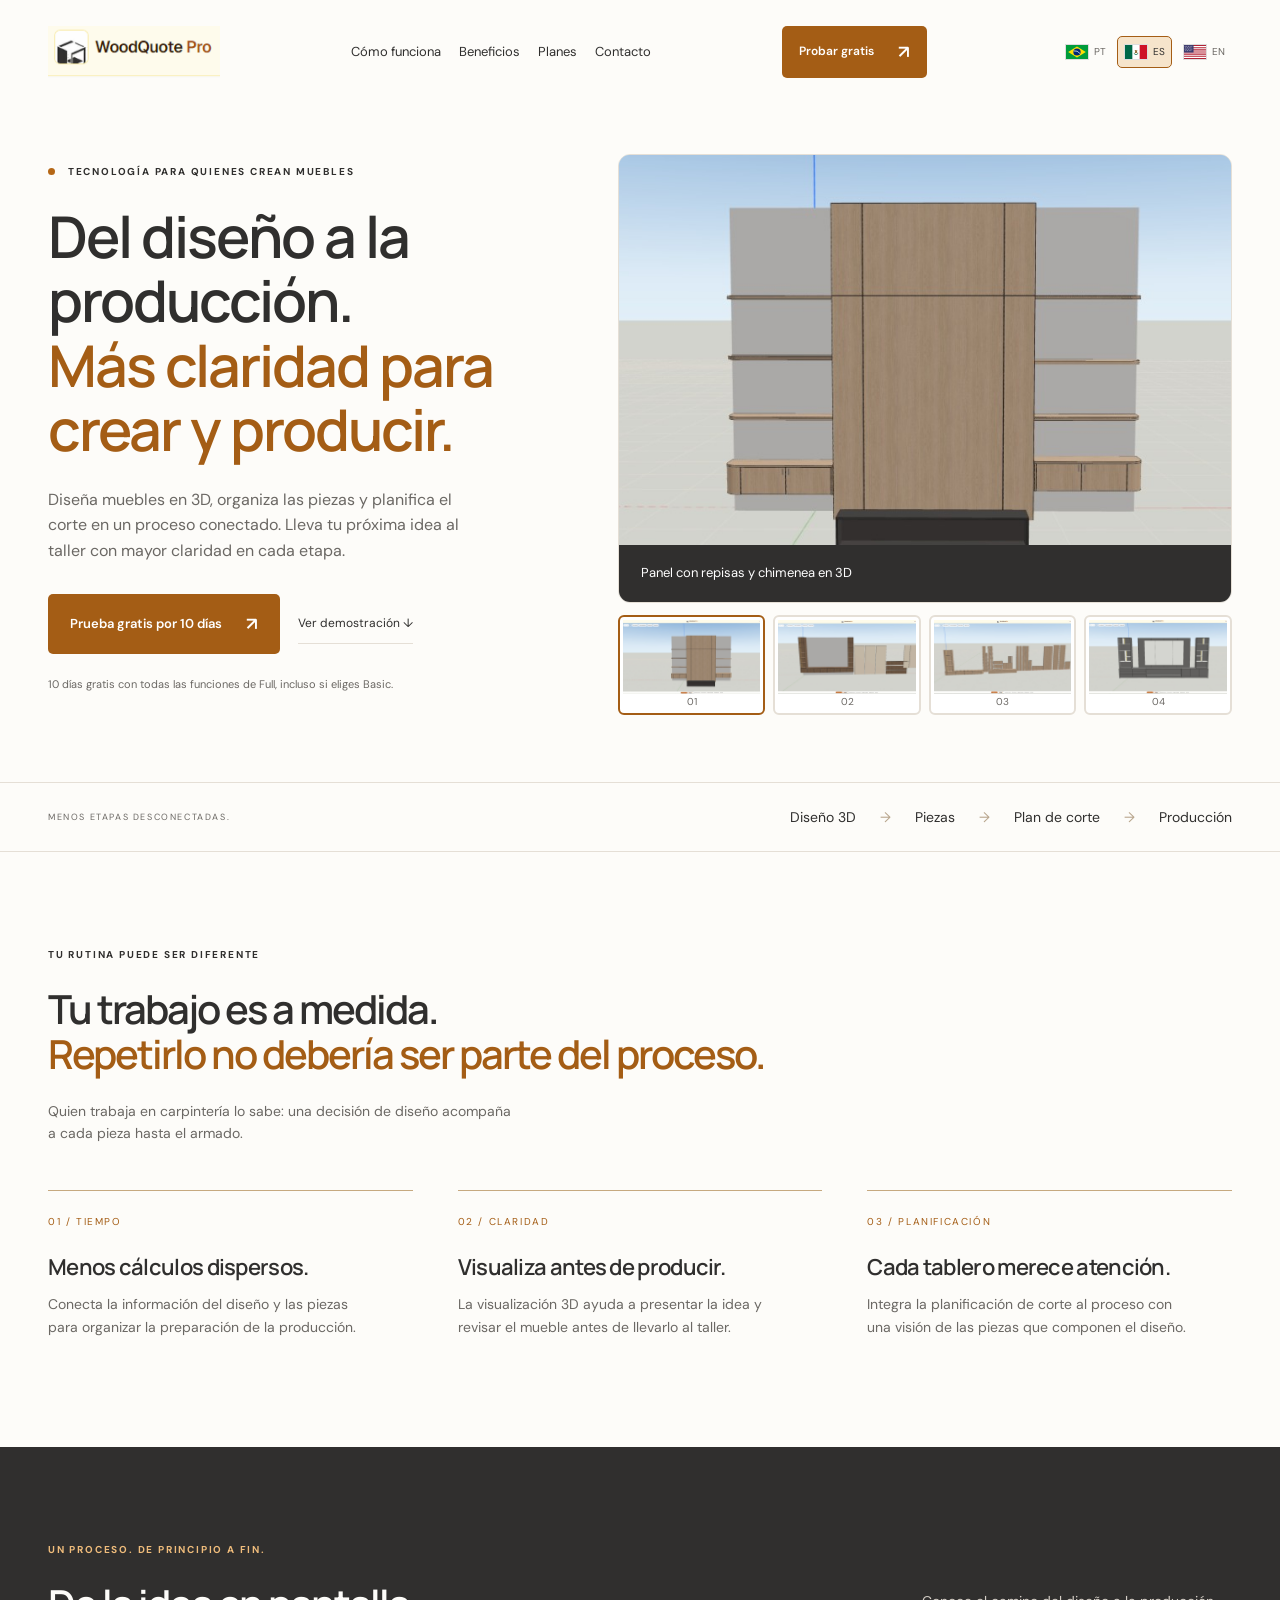
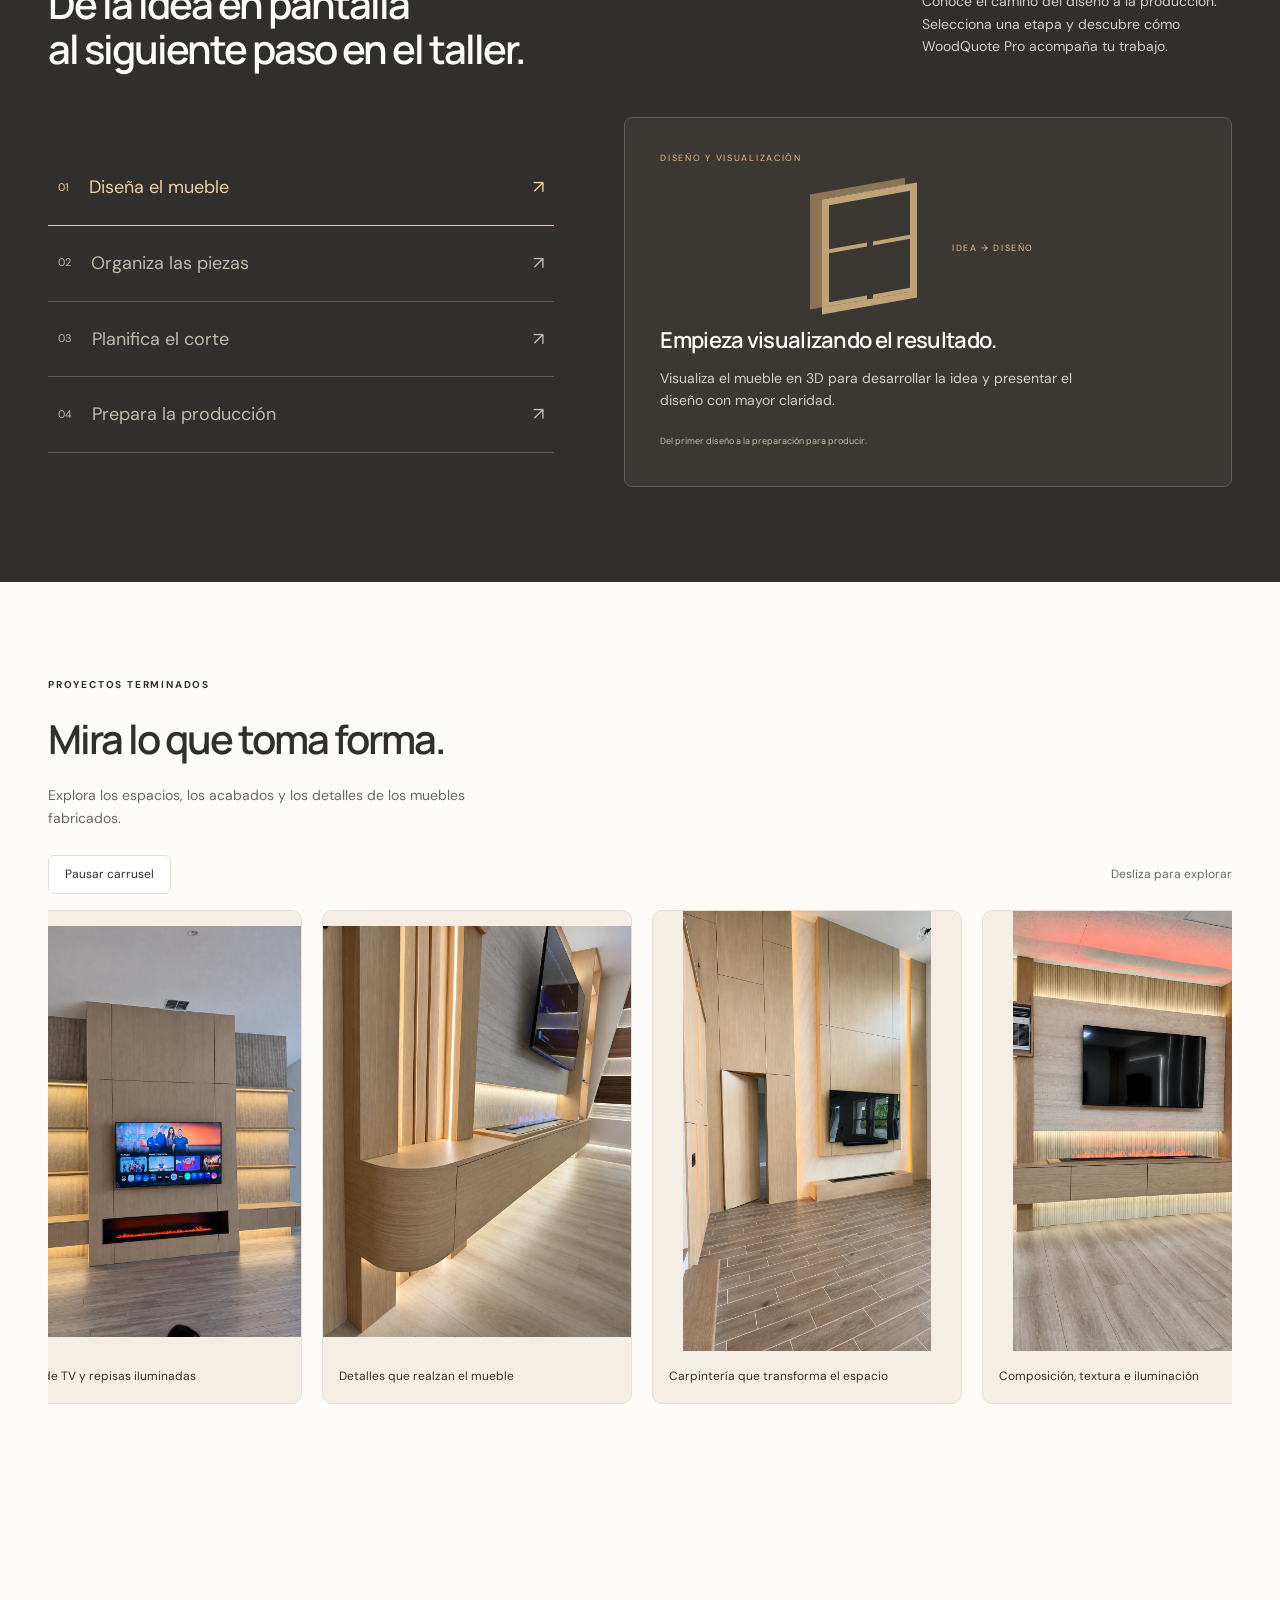
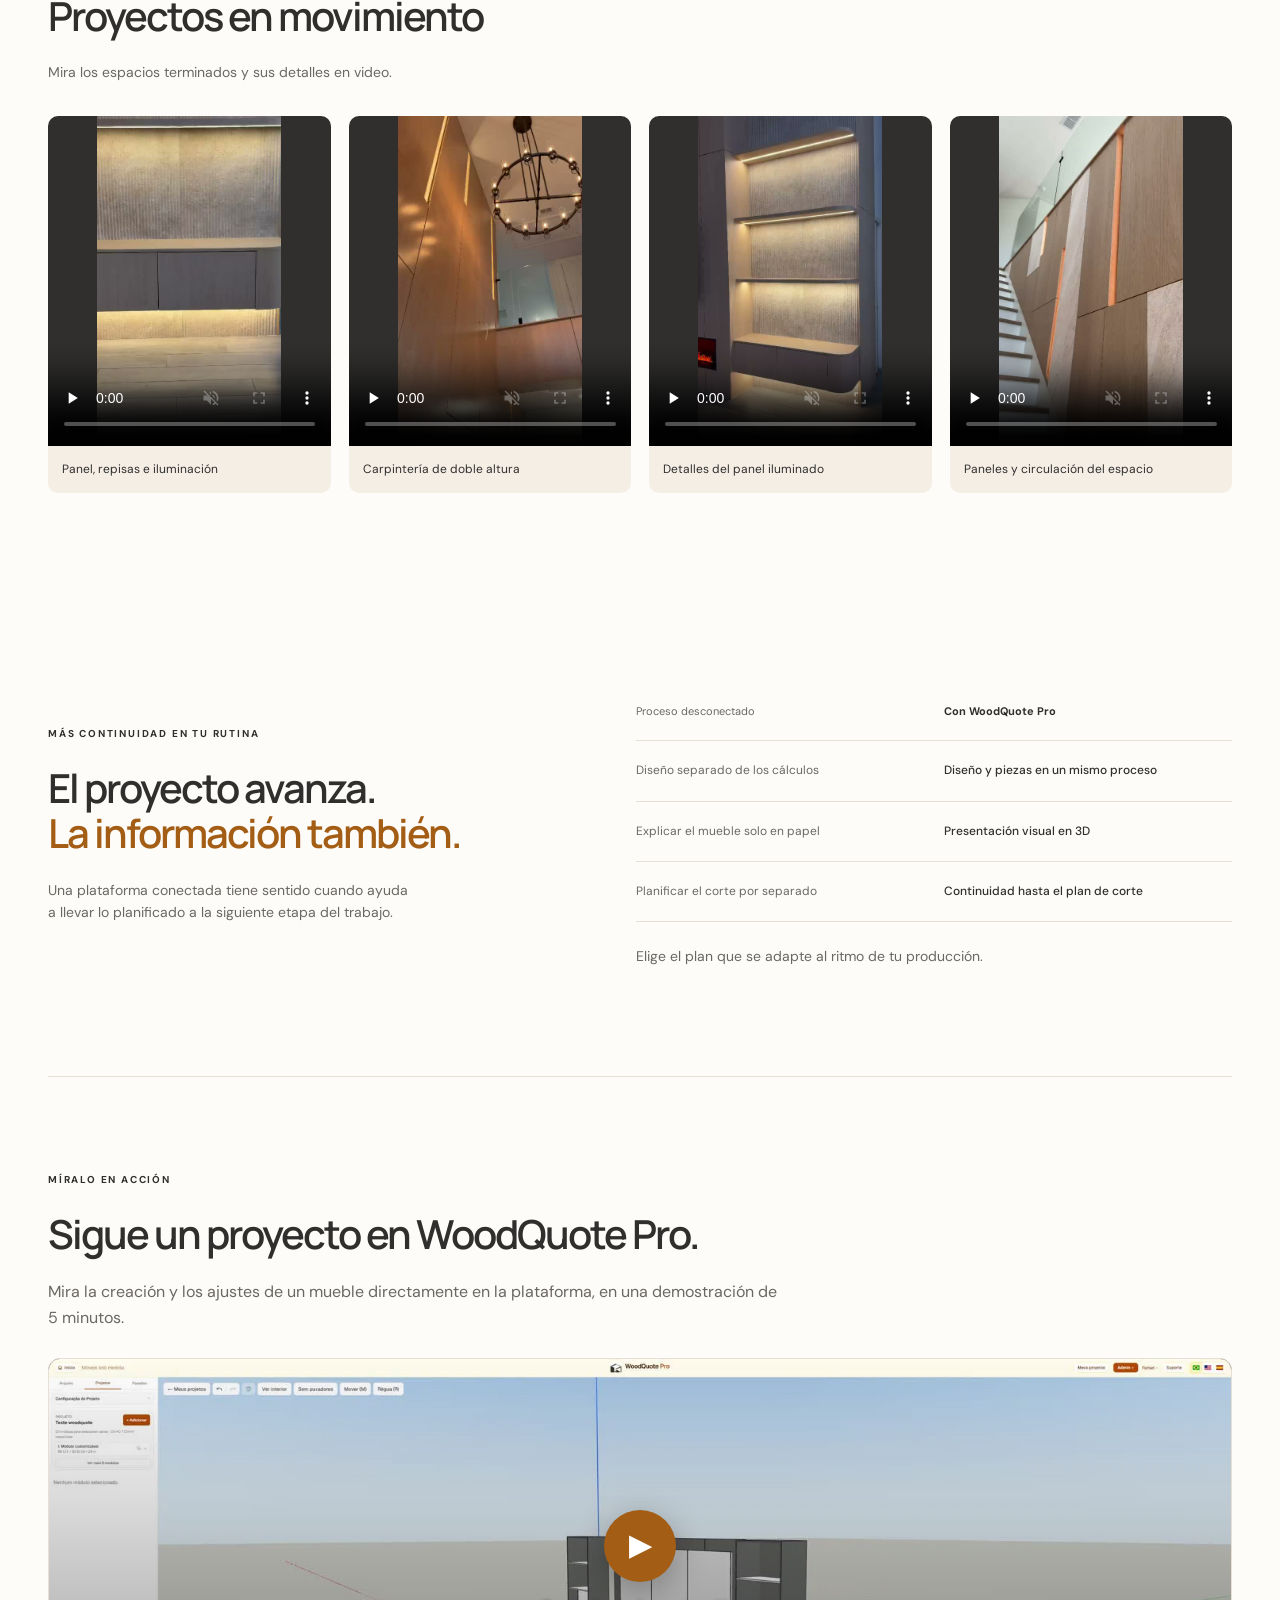
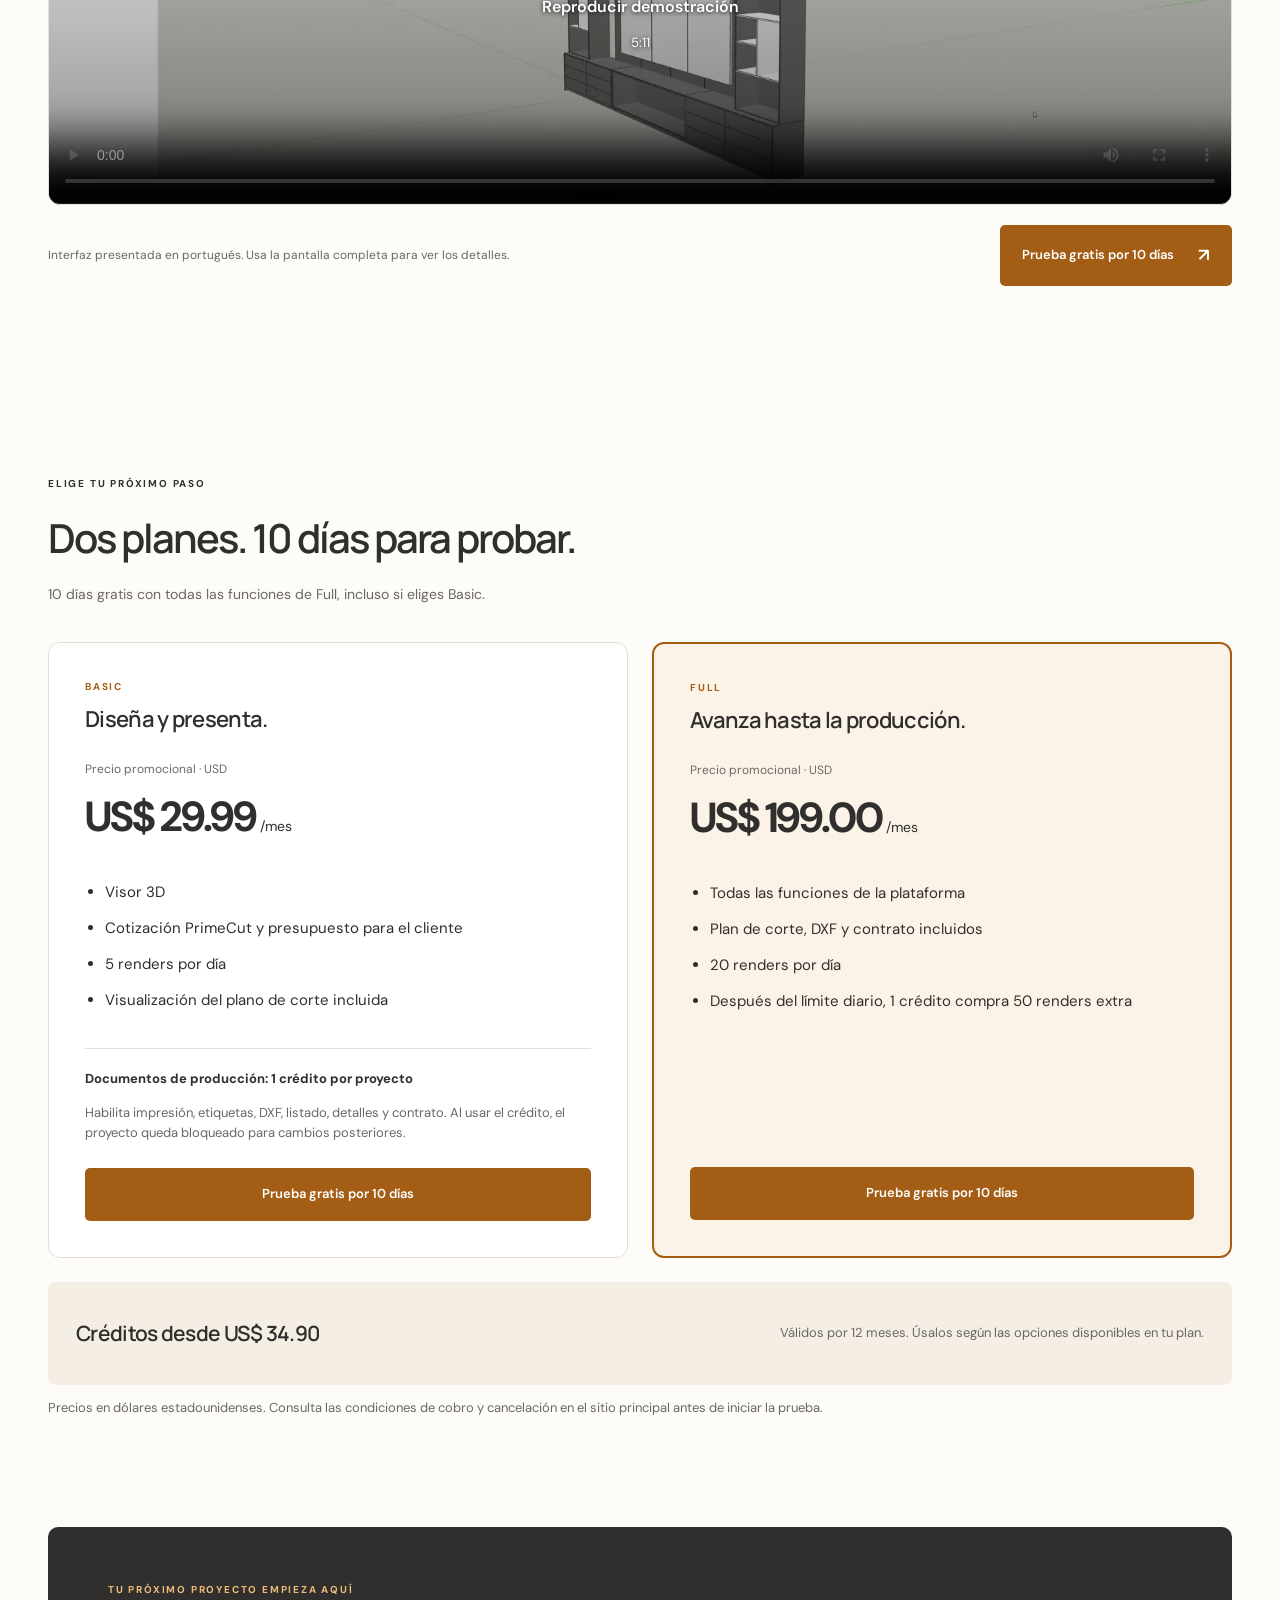
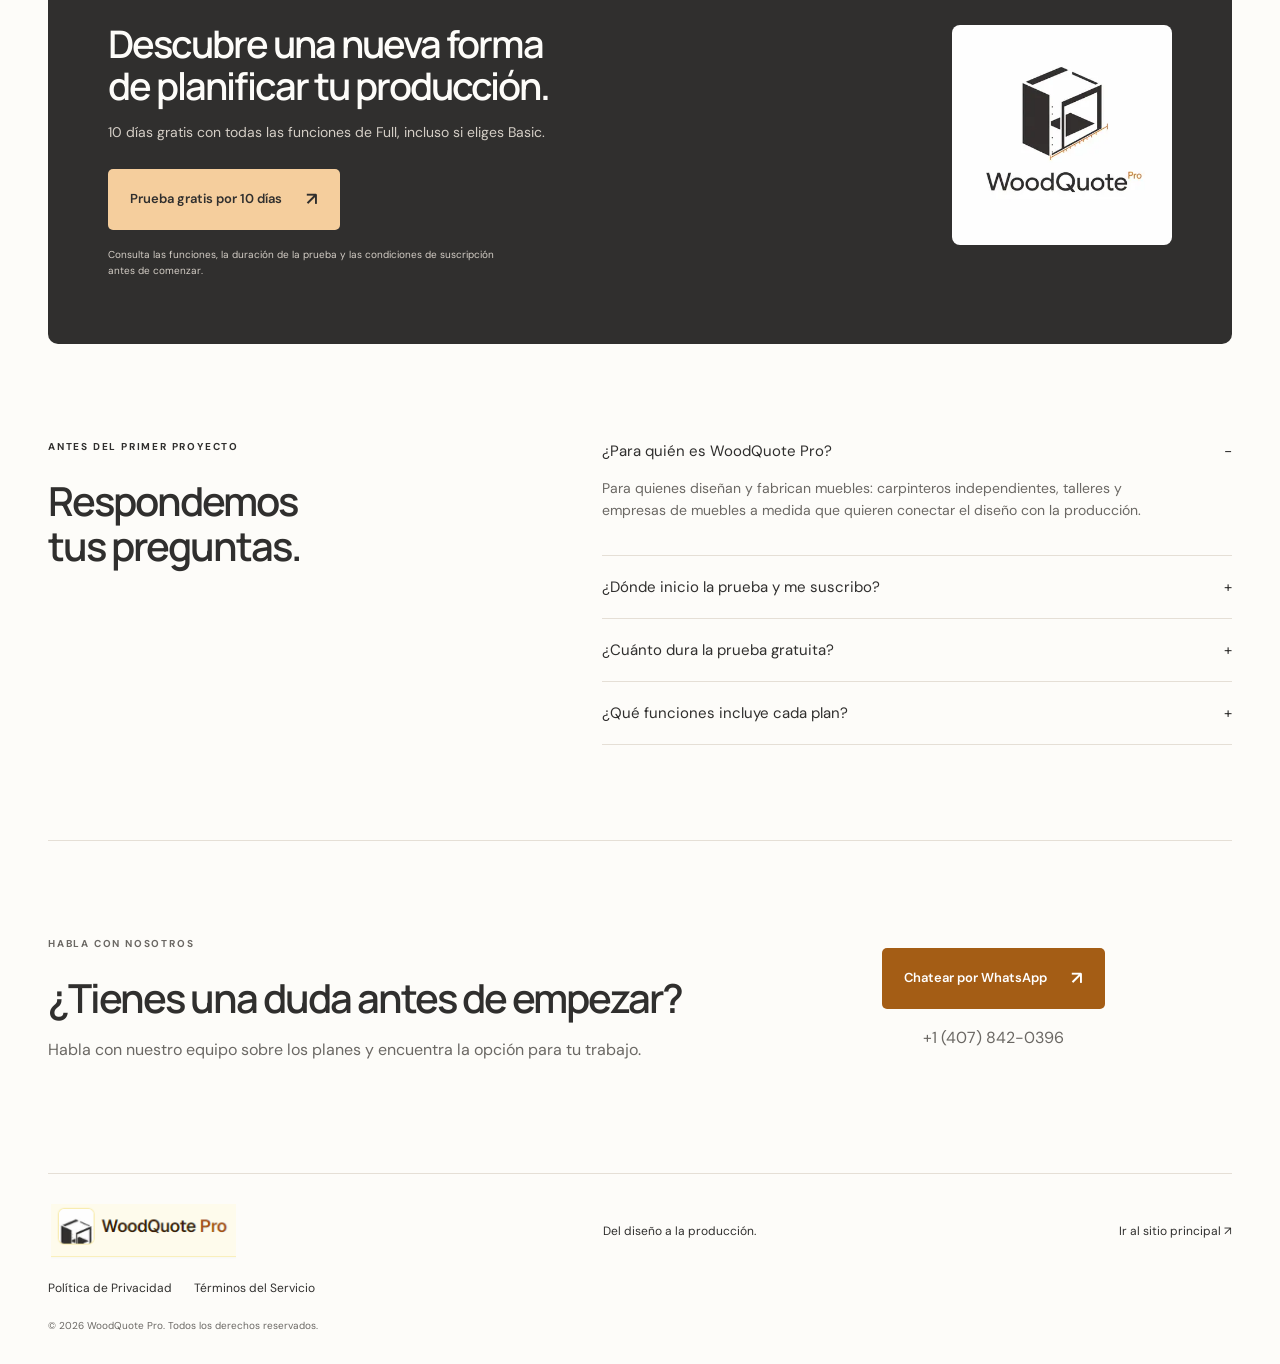
<file: es.html>
<!doctype html>
<html lang="es-419">
<head>
  <meta charset="UTF-8"><meta name="viewport" content="width=device-width,initial-scale=1">
  <title>Software para carpintería y muebles 3D | WoodQuote Pro</title>
  <meta name="description" content="Diseña muebles en 3D, crea presupuestos y prepara planes de corte con WoodQuote Pro. Conoce Basic y Full y prueba todas las funciones gratis por 10 días.">
  <link rel="icon" type="image/svg+xml" href="favicon.svg?v=20261118">
  <meta name="theme-color" content="#302f2d">
  <meta property="og:type" content="website">
  <meta property="og:site_name" content="WoodQuote Pro">
  <meta property="og:title" content="Software para carpintería y muebles 3D | WoodQuote Pro">
  <meta property="og:description" content="Diseña muebles en 3D, crea presupuestos y prepara planes de corte con WoodQuote Pro. Conoce Basic y Full y prueba todas las funciones gratis por 10 días.">
  <meta property="og:url" content="https://marketing.woodquotepro.com/es.html">
  <meta property="og:image" content="https://marketing.woodquotepro.com/woodquote-logo-original.png">
  <meta property="og:image:alt" content="WoodQuote Pro">
  <meta name="twitter:card" content="summary">
  <link rel="stylesheet" href="styles.css?v=20261119-seo"><script src="script.js" defer></script><script src="media.js?v=20261113-gallery" defer></script><script src="demo.js?v=20261118-demo" defer></script><script src="locales.js?v=20261119-seo" defer></script>
  <link rel="canonical" href="https://marketing.woodquotepro.com/es.html">
  <link rel="alternate" hreflang="pt-BR" href="https://marketing.woodquotepro.com/">
  <link rel="alternate" hreflang="es" href="https://marketing.woodquotepro.com/es.html">
  <link rel="alternate" hreflang="en-US" href="https://marketing.woodquotepro.com/en.html">
  <link rel="alternate" hreflang="en" href="https://marketing.woodquotepro.com/en.html">
  <link rel="alternate" hreflang="x-default" href="https://marketing.woodquotepro.com/">
  <meta property="og:locale" content="es_MX">
  <script type="application/ld+json">{"@context":"https://schema.org","@type":"WebPage","@id":"https://marketing.woodquotepro.com/es.html#webpage","url":"https://marketing.woodquotepro.com/es.html","name":"Software para carpintería y muebles 3D | WoodQuote Pro","description":"Diseña muebles en 3D, crea presupuestos y prepara planes de corte con WoodQuote Pro. Conoce Basic y Full y prueba todas las funciones gratis por 10 días.","inLanguage":"es-419","about":{"@type":"SoftwareApplication","name":"WoodQuote Pro","url":"https://woodquotepro.com/","applicationCategory":"DesignApplication","operatingSystem":"Web browser"}}</script>
</head>
<body>
<header class="header wrap">
  <a href="#" class="brand" aria-label="WoodQuote Pro, inicio"><img class="brand-logo" src="woodquote-logo-horizontal.png" width="191" height="55" alt="WoodQuote Pro"></a>
  <nav aria-label="Menú principal"><a href="#como-funciona">Cómo funciona</a><a href="#beneficios">Beneficios</a><a href="#planos">Planes</a><a href="#contato">Contacto</a></nav>
  <a class="button small" href="#comecar">Probar gratis <span aria-hidden="true">↗</span></a>
<div class="language-switch" data-language-selector role="group" aria-label="Seleccionar idioma">
<a data-locale="pt-BR" href="https://marketing.woodquotepro.com/" lang="pt-BR" title="Português (Brasil)"><img src="br.svg" alt="" width="24" height="16"> <span>PT</span></a>
<a data-locale="es-419" href="https://marketing.woodquotepro.com/es.html" aria-current="page" lang="es-419" title="Español (Latinoamérica)"><img src="mx.svg" alt="" width="24" height="16"> <span>ES</span></a>
<a data-locale="en-US" href="https://marketing.woodquotepro.com/en.html" lang="en-US" title="English (US)"><img src="us.svg" alt="" width="24" height="16"> <span>EN</span></a>
</div></header>
<main>
<section class="hero wrap">
  <div class="hero-copy"><p class="eyebrow"><span class="dot"></span> TECNOLOGÍA PARA QUIENES CREAN MUEBLES</p>
  <h1>Del diseño a la producción.<br><em>Más claridad para<br>crear y producir.</em></h1>
  <p class="lead">Diseña muebles en 3D, organiza las piezas y planifica el corte en un proceso conectado. Lleva tu próxima idea al taller con mayor claridad en cada etapa.</p>
  <div class="actions"><a class="button" href="#comecar">Prueba gratis por 10 días <span aria-hidden="true">↗</span></a><a class="text-link" href="#demonstracao">Ver demostración <span aria-hidden="true">↓</span></a></div>
  <p class="hero-foot">10 días gratis con todas las funciones de Full, incluso si eliges Basic.</p></div>
  <div class="platform-showcase"><div class="platform-slides"><figure class="platform-slide" ><div class="platform-focus"><img src="plataforma-projeto-1.jpeg" width="1600" height="603" alt="Panel con repisas y chimenea en 3D" fetchpriority="high"></div><figcaption>Panel con repisas y chimenea en 3D</figcaption></figure><figure class="platform-slide" hidden><div class="platform-focus"><img src="plataforma-projeto-2.jpeg" width="1600" height="603" alt="Composición de paneles en el proyecto 3D" loading="lazy"></div><figcaption>Composición de paneles en el proyecto 3D</figcaption></figure><figure class="platform-slide" hidden><div class="platform-focus"><img src="plataforma-projeto-3.jpeg" width="1600" height="603" alt="Piezas organizadas en la plataforma" loading="lazy"></div><figcaption>Piezas organizadas en la plataforma</figcaption></figure><figure class="platform-slide" hidden><div class="platform-focus"><img src="plataforma-projeto-4.jpeg" width="1600" height="603" alt="Panel y gabinetes en el visor 3D" loading="lazy"></div><figcaption>Panel y gabinetes en el visor 3D</figcaption></figure></div><div class="platform-picker" role="group" aria-label="Proyectos en la plataforma"><button type="button" data-project="0" aria-pressed="true" aria-label="Panel con repisas y chimenea en 3D"><img src="plataforma-projeto-1.jpeg" alt="" width="160" height="60"><span>01</span></button><button type="button" data-project="1" aria-pressed="false" aria-label="Composición de paneles en el proyecto 3D"><img src="plataforma-projeto-2.jpeg" alt="" width="160" height="60"><span>02</span></button><button type="button" data-project="2" aria-pressed="false" aria-label="Piezas organizadas en la plataforma"><img src="plataforma-projeto-3.jpeg" alt="" width="160" height="60"><span>03</span></button><button type="button" data-project="3" aria-pressed="false" aria-label="Panel y gabinetes en el visor 3D"><img src="plataforma-projeto-4.jpeg" alt="" width="160" height="60"><span>04</span></button></div></div>
</section>
<div class="flow-strip"><div class="wrap"><span>MENOS ETAPAS DESCONECTADAS.</span><p>Diseño 3D <b>→</b> Piezas <b>→</b> Plan de corte <b>→</b> Producción</p></div></div>
<section class="section wrap" id="beneficios"><div class="section-heading"><p class="eyebrow">TU RUTINA PUEDE SER DIFERENTE</p><h2>Tu trabajo es a medida.<br><em>Repetirlo no debería ser parte del proceso.</em></h2><p>Quien trabaja en carpintería lo sabe: una decisión de diseño acompaña a cada pieza hasta el armado.</p></div>
<div class="benefit-grid"><article><span class="number">01 / TIEMPO</span><h3>Menos cálculos dispersos.</h3><p>Conecta la información del diseño y las piezas para organizar la preparación de la producción.</p></article><article><span class="number">02 / CLARIDAD</span><h3>Visualiza antes de producir.</h3><p>La visualización 3D ayuda a presentar la idea y revisar el mueble antes de llevarlo al taller.</p></article><article><span class="number">03 / PLANIFICACIÓN</span><h3>Cada tablero merece atención.</h3><p>Integra la planificación de corte al proceso con una visión de las piezas que componen el diseño.</p></article></div></section>
<section class="workflow section" id="como-funciona"><div class="wrap"><div class="workflow-heading"><div><p class="eyebrow">UN PROCESO. DE PRINCIPIO A FIN.</p><h2>De la idea en pantalla<br>al siguiente paso en el taller.</h2></div><p>Conoce el camino del diseño a la producción. Selecciona una etapa y descubre cómo WoodQuote Pro acompaña tu trabajo.</p></div>
<div class="workflow-body"><div class="steps" role="tablist" aria-label="Etapas del proyecto" aria-orientation="vertical"><button id="tab-projeto" role="tab" aria-selected="true" aria-controls="step-panel" data-step="0"><span>01</span> Diseña el mueble <b>↗</b></button><button id="tab-pecas" role="tab" aria-selected="false" aria-controls="step-panel" tabindex="-1" data-step="1"><span>02</span> Organiza las piezas <b>↗</b></button><button id="tab-corte" role="tab" aria-selected="false" aria-controls="step-panel" tabindex="-1" data-step="2"><span>03</span> Planifica el corte <b>↗</b></button><button id="tab-producao" role="tab" aria-selected="false" aria-controls="step-panel" tabindex="-1" data-step="3"><span>04</span> Prepara la producción <b>↗</b></button></div>
<div id="step-panel" class="step-panel" role="tabpanel" tabindex="0" aria-labelledby="tab-projeto"><span class="panel-label">DISEÑO Y VISUALIZACIÓN</span><div class="step-art" aria-hidden="true"><div class="mini-cabinet"><i></i><i></i><i></i><i></i></div><div class="dimension">IDEA → DISEÑO</div></div><h3>Empieza visualizando el resultado.</h3><p id="step-description">Visualiza el mueble en 3D para desarrollar la idea y presentar el diseño con mayor claridad.</p><small>Del primer diseño a la preparación para producir.</small></div></div></div></section>
<section class="section wrap" id="projetos"><div class="section-heading"><p class="eyebrow">PROYECTOS TERMINADOS</p><h2>Mira lo que toma forma.</h2><p>Explora los espacios, los acabados y los detalles de los muebles fabricados.</p></div><div class="carousel-controls"><button type="button" id="carousel-pause" aria-pressed="false">Pausar carrusel</button><p>Desliza para explorar</p></div><div class="photo-carousel" tabindex="0" role="region" aria-label="Galería de proyectos terminados"><div class="carousel-track"><div class="carousel-set"><figure class="carousel-card" ><img src="projeto-painel-hd.webp" width="1086" height="1448" alt="Panel de TV y repisas iluminadas" loading="lazy" decoding="async"><figcaption>Panel de TV y repisas iluminadas</figcaption></figure><figure class="carousel-card" ><img src="projeto-detalhe-hd.webp" width="1086" height="1448" alt="Detalles que realzan el mueble" loading="lazy" decoding="async"><figcaption>Detalles que realzan el mueble</figcaption></figure><figure class="carousel-card" ><img src="projeto-alto-hd.webp" width="941" height="1672" alt="Carpintería que transforma el espacio" loading="lazy" decoding="async"><figcaption>Carpintería que transforma el espacio</figcaption></figure><figure class="carousel-card" ><img src="projeto-luz-hd.webp" width="941" height="1672" alt="Composición, textura e iluminación" loading="lazy" decoding="async"><figcaption>Composición, textura e iluminación</figcaption></figure></div><div class="carousel-set" aria-hidden="true"><figure class="carousel-card" aria-hidden="true"><img src="projeto-painel-hd.webp" width="1086" height="1448" alt="" loading="lazy" decoding="async"><figcaption>Panel de TV y repisas iluminadas</figcaption></figure><figure class="carousel-card" aria-hidden="true"><img src="projeto-detalhe-hd.webp" width="1086" height="1448" alt="" loading="lazy" decoding="async"><figcaption>Detalles que realzan el mueble</figcaption></figure><figure class="carousel-card" aria-hidden="true"><img src="projeto-alto-hd.webp" width="941" height="1672" alt="" loading="lazy" decoding="async"><figcaption>Carpintería que transforma el espacio</figcaption></figure><figure class="carousel-card" aria-hidden="true"><img src="projeto-luz-hd.webp" width="941" height="1672" alt="" loading="lazy" decoding="async"><figcaption>Composición, textura e iluminación</figcaption></figure></div></div></div></section><section class="section wrap project-videos"><div class="section-heading"><h2>Proyectos en movimiento</h2><p>Mira los espacios terminados y sus detalles en video.</p></div><div class="video-grid"><figure><video controls muted playsinline preload="none" poster="projeto-video-1.mp4.jpg" aria-label="Panel, repisas e iluminación"><source src="projeto-video-1.mp4" type="video/mp4"><p>Tu navegador no admite video.</p></video><figcaption>Panel, repisas e iluminación</figcaption></figure><figure><video controls muted playsinline preload="none" poster="projeto-video-2.mp4.jpg" aria-label="Carpintería de doble altura"><source src="projeto-video-2.mp4" type="video/mp4"><p>Tu navegador no admite video.</p></video><figcaption>Carpintería de doble altura</figcaption></figure><figure><video controls muted playsinline preload="none" poster="projeto-video-3.mp4.jpg" aria-label="Detalles del panel iluminado"><source src="projeto-video-3.mp4" type="video/mp4"><p>Tu navegador no admite video.</p></video><figcaption>Detalles del panel iluminado</figcaption></figure><figure><video controls muted playsinline preload="none" poster="projeto-video-4.mp4.jpg" aria-label="Paneles y circulación del espacio"><source src="projeto-video-4.mp4" type="video/mp4"><p>Tu navegador no admite video.</p></video><figcaption>Paneles y circulación del espacio</figcaption></figure></div></section><section class="section wrap comparison"><div><p class="eyebrow">MÁS CONTINUIDAD EN TU RUTINA</p><h2>El proyecto avanza.<br><em>La información también.</em></h2><p>Una plataforma conectada tiene sentido cuando ayuda a llevar lo planificado a la siguiente etapa del trabajo.</p></div><div class="compare-table"><div class="compare-row table-head"><span>Proceso desconectado</span><strong>Con WoodQuote Pro</strong></div><div class="compare-row"><span>Diseño separado de los cálculos</span><strong>Diseño y piezas en un mismo proceso</strong></div><div class="compare-row"><span>Explicar el mueble solo en papel</span><strong>Presentación visual en 3D</strong></div><div class="compare-row"><span>Planificar el corte por separado</span><strong>Continuidad hasta el plan de corte</strong></div><p class="table-note">Elige el plan que se adapte al ritmo de tu producción.</p></div></section>
<section class="section wrap demo-section" id="demonstracao" aria-labelledby="demo-title"><div class="demo-heading"><p class="eyebrow">MÍRALO EN ACCIÓN</p><h2 id="demo-title">Sigue un proyecto en WoodQuote Pro.</h2><p>Mira la creación y los ajustes de un mueble directamente en la plataforma, en una demostración de 5 minutos.</p></div><div class="demo-player"><video id="demo-video" controls playsinline preload="none" poster="woodquote-demo-capa.webp" width="1920" height="722" data-src="woodquote-demo.mp4" aria-label="Reproducir demostración"><p>Tu navegador no admite video.</p></video><button type="button" id="demo-play" aria-controls="demo-video"><span class="demo-play-icon" aria-hidden="true">▶</span><span>Reproducir demostración</span><small>5:11</small></button></div><p id="demo-status" role="status" hidden>No se pudo iniciar el video. Toca reproducir para intentarlo de nuevo.</p><div class="demo-bottom"><p>Interfaz presentada en portugués. Usa la pantalla completa para ver los detalles.</p><a class="button" href="https://woodquotepro.com/" data-main-site>Prueba gratis por 10 días <span aria-hidden="true">↗</span></a></div></section>
<section class="section wrap" id="planos"><div class="section-heading"><p class="eyebrow">ELIGE TU PRÓXIMO PASO</p><h2>Dos planes. 10 días para probar.</h2><p>10 días gratis con todas las funciones de Full, incluso si eliges Basic.</p></div><div class="pricing-grid"><article class="price-card"><p class="eyebrow">BASIC</p><h3>Diseña y presenta.</h3><p class="price-label">Precio promocional · USD</p><p class="price"><strong>US$ 29.99</strong> <span>/mes</span></p><ul><li>Visor 3D</li><li>Cotización PrimeCut y presupuesto para el cliente</li><li>5 renders por día</li><li>Visualización del plano de corte incluida</li></ul><div class="plan-detail"><strong>Documentos de producción: 1 crédito por proyecto</strong><p>Habilita impresión, etiquetas, DXF, listado, detalles y contrato. Al usar el crédito, el proyecto queda bloqueado para cambios posteriores.</p></div><a class="button" href="https://woodquotepro.com/" data-main-site>Prueba gratis por 10 días</a></article><article class="price-card featured"><p class="eyebrow">FULL</p><h3>Avanza hasta la producción.</h3><p class="price-label">Precio promocional · USD</p><p class="price"><strong>US$ 199.00</strong> <span>/mes</span></p><ul><li>Todas las funciones de la plataforma</li><li>Plan de corte, DXF y contrato incluidos</li><li>20 renders por día</li><li>Después del límite diario, 1 crédito compra 50 renders extra</li></ul><a class="button" href="https://woodquotepro.com/" data-main-site>Prueba gratis por 10 días</a></article></div><aside class="credit-strip"><h3>Créditos desde US$ 34.90</h3><p>Válidos por 12 meses. Úsalos según las opciones disponibles en tu plan.</p></aside><p class="pricing-note">Precios en dólares estadounidenses. Consulta las condiciones de cobro y cancelación en el sitio principal antes de iniciar la prueba.</p></section>
<section class="start-section wrap" id="comecar"><div><p class="eyebrow">TU PRÓXIMO PROYECTO EMPIEZA AQUÍ</p><h2>Descubre una nueva forma<br>de planificar tu producción.</h2><p>10 días gratis con todas las funciones de Full, incluso si eliges Basic.</p><a class="button light" href="https://woodquotepro.com/" data-main-site>Prueba gratis por 10 días <span aria-hidden="true">↗</span></a><p class="offer-note">Consulta las funciones, la duración de la prueba y las condiciones de suscripción antes de comenzar.</p></div><div class="start-mark"><img src="woodquote-logo-original.png" width="384" height="384" alt="WoodQuote Pro — logotipo original"></div></section>
<section class="section wrap faq" id="duvidas"><div><p class="eyebrow">ANTES DEL PRIMER PROYECTO</p><h2>Respondemos<br>tus preguntas.</h2></div><div><details open><summary>¿Para quién es WoodQuote Pro?</summary><p>Para quienes diseñan y fabrican muebles: carpinteros independientes, talleres y empresas de muebles a medida que quieren conectar el diseño con la producción.</p></details><details><summary>¿Dónde inicio la prueba y me suscribo?</summary><p>En el sitio principal de WoodQuote Pro. Esta página presenta la solución y te dirige allí.</p></details><details><summary>¿Cuánto dura la prueba gratuita?</summary><p>10 días gratis con todas las funciones de Full, incluso si eliges Basic.</p></details><details><summary>¿Qué funciones incluye cada plan?</summary><p>Basic incluye 5 renders por día y visualización del plan de corte. Full incluye todas las funciones y 20 renders por día. Consulta la comparación de planes de arriba para conocer las reglas de créditos.</p></details></div></section>
<section class="section wrap contact-section" id="contato"><div><p class="eyebrow">HABLA CON NOSOTROS</p><h2>¿Tienes una duda antes de empezar?</h2><p>Habla con nuestro equipo sobre los planes y encuentra la opción para tu trabajo.</p></div><div><a class="button" href="https://wa.me/14078420396" target="_blank" rel="noopener">Chatear por WhatsApp <span aria-hidden="true">↗</span></a><p><a href="tel:+14078420396">+1 (407) 842-0396</a></p></div></section></main><footer class="wrap"><a class="brand" href="#"><img class="brand-logo" src="woodquote-logo-horizontal.png" width="191" height="55" alt="WoodQuote Pro"></a><p>Del diseño a la producción.</p><a href="https://woodquotepro.com/" data-main-site>Ir al sitio principal ↗</a><nav class="legal-links" aria-label="Información legal"><a href="https://woodquotepro.com/privacidade">Política de Privacidad</a><a href="https://woodquotepro.com/termos">Términos del Servicio</a></nav><small>© <span id="year">2026</span> WoodQuote Pro. Todos los derechos reservados.</small></footer>
</body></html>
</file>
<file: styles.css>
@import url('https://fonts.googleapis.com/css2?family=DM+Sans:wght@400;450;500;600;700&family=Manrope:wght@400;500;600;650;700;800&display=swap');
:root{--paper:#fdfcf9;--ink:#302f2e;--muted:#6b6864;--line:#e5dfd6;--wood:#b88d57;--green:#f5ce9d}*{box-sizing:border-box}html{scroll-behavior:smooth;scroll-padding-top:25px}body{margin:0;background:var(--paper);color:var(--ink);font-family:'DM Sans',sans-serif;font-size:16px;line-height:1.6}a{color:inherit;text-decoration:none}button{font:inherit}button,a,summary{-webkit-tap-highlight-color:transparent}a:focus-visible,button:focus-visible,summary:focus-visible,[tabindex]:focus-visible{outline:3px solid #b78238;outline-offset:6px}.wrap{width:min(1240px,calc(100% - 96px));margin:auto}.preview-note{background:#f5eee2;text-align:center;font-size:10px;letter-spacing:1.3px;padding:7px 12px;font-weight:700}.preview-note span{font-weight:400;letter-spacing:.3px;margin-left:16px}.header{height:104px;display:flex;align-items:center;justify-content:space-between;gap:25px}.brand{display:flex;align-items:center;gap:7px;font-family:Manrope,sans-serif;font-weight:800;font-size:22px;white-space:nowrap;letter-spacing:-1px}.brand-icon{display:grid;place-items:center;background:var(--ink);color:var(--paper);font-size:23px;height:34px;width:34px;border-radius:7px;margin-right:5px}.pro{font-family:'DM Sans',sans-serif;font-size:10px;letter-spacing:1px;border:1px solid #c6b9a8;border-radius:4px;padding:2px 5px;align-self:center}.header nav{display:flex;gap:30px;font-size:13px}.header nav a:hover,.text-link:hover{color:#a45d15}.button{display:inline-flex;justify-content:center;align-items:center;gap:24px;background:var(--ink);color:#fff;padding:16px 22px;border-radius:5px;font-size:13px;font-weight:600;transition:background .2s,transform .2s}.button:hover{background:#48423c;transform:translateY(-2px)}.button.small{padding:12px 17px;font-size:12px}.button span{font-size:18px}.hero{display:grid;grid-template-columns:1.12fr 1fr;gap:24px;padding-top:50px;padding-bottom:67px;align-items:center}.eyebrow{font-size:10px;font-weight:700;letter-spacing:1.8px;margin:0 0 24px}.dot{display:inline-block;width:7px;height:7px;background:#b56716;border-radius:50%;margin-right:9px}h1,h2,h3{font-family:Manrope,sans-serif;line-height:1.12;font-weight:600;margin:0;letter-spacing:-2px}h1{font-size:clamp(40px,4.5vw,64px)}em{font-style:normal;color:#a45d15}h2{font-size:40px}h3{font-size:22px;letter-spacing:-.7px}.lead{font-size:16px;max-width:445px;color:var(--muted);margin:25px 0 30px}.actions{display:flex;flex-wrap:wrap;gap:18px;align-items:center}.text-link{font-size:12px;border-bottom:1px solid var(--line);padding:10px 0}.hero-foot{font-size:11px;color:var(--muted);margin-top:22px}.hero-art{position:relative;min-width:0;border-radius:12px;background:radial-gradient(ellipse at center,#f8f1e5,#ede6dc);height:526px;overflow:hidden}.art-heading{display:flex;justify-content:space-between;font-size:9px;letter-spacing:1.5px;padding:26px;color:#77624b}.cabinet{position:absolute;width:108%;height:auto;top:8px;left:-5%}.art-badge{position:absolute;bottom:47px;left:25px;background:#fffffff2;box-shadow:0 10px 25px #302f2e10;padding:14px 18px;display:flex;gap:12px;align-items:center;font-size:12px;border-radius:6px}.art-badge small{display:block;font-size:10px;color:var(--muted)}.check{background:#f6e4cb;width:28px;height:28px;display:grid;place-items:center;border-radius:50%}.illustration-label{position:absolute;bottom:10px;text-align:center;width:100%;font-size:9px;color:#77624b}.flow-strip{border-top:1px solid var(--line);border-bottom:1px solid var(--line)}.flow-strip .wrap{display:flex;justify-content:space-between;align-items:center;gap:20px;padding:23px 0}.flow-strip span{font-size:9px;letter-spacing:1.6px;color:var(--muted)}.flow-strip p{margin:0;font-size:14px}.flow-strip b{font-weight:400;color:#b8a58d;padding:0 20px}.section{padding-top:95px;padding-bottom:95px}.section-heading>p:last-child{max-width:470px;color:var(--muted);font-size:14px;margin-top:23px}.benefit-grid{display:grid;grid-template-columns:repeat(3,1fr);gap:45px;margin-top:45px}.benefit-grid article{border-top:1px solid #c6a980;padding-top:23px}.number{font-size:10px;letter-spacing:1.6px;color:#a45d15;display:block;margin-bottom:25px}.benefit-grid p{color:var(--muted);font-size:14px;max-width:320px}.workflow{background:var(--ink);color:var(--paper)}.workflow-heading{display:flex;justify-content:space-between;gap:40px;align-items:end}.workflow .eyebrow{color:#efbc7b}.workflow-heading>p{font-size:14px;color:#d4cec6;max-width:310px}.workflow-body{display:grid;grid-template-columns:1fr 1.2fr;gap:70px;margin-top:45px}.steps{display:flex;flex-direction:column;justify-content:center}.steps button{background:none;color:#c3b9ac;border:0;border-bottom:1px solid #64594a;padding:23px 10px;text-align:left;cursor:pointer;font-size:18px;display:flex;align-items:center;gap:20px}.steps button span{font-size:11px}.steps button b{margin-left:auto;font-weight:400}.steps button[aria-selected=true]{color:#f5ce9d;border-bottom:1px solid #f5ce9d}.step-panel{background:#3b3732;border:1px solid #665b4e;border-radius:8px;padding:25px 35px;min-height:370px}.panel-label{font-size:9px;letter-spacing:1.7px;color:#efbc7b}.step-art{height:160px;display:flex;align-items:center;justify-content:center;gap:35px}.mini-cabinet{width:95px;height:115px;display:grid;grid-template-columns:1fr 1fr;gap:6px;border:7px solid #c0a478;transform:skewY(-10deg);box-shadow:-12px -7px 0 #8c7555}.mini-cabinet i{border-bottom:4px solid #c0a478}.dimension{font-size:9px;letter-spacing:1.6px;color:#e2c49e}.step-panel h3{font-size:22px}.step-panel p{font-size:14px;color:#d4cec6;max-width:420px}.step-panel small{font-size:9px;color:#cbbda9}.comparison{display:grid;grid-template-columns:1fr 1.15fr;gap:70px;align-items:center}.comparison>div>p:last-child{font-size:14px;color:var(--muted);max-width:360px;margin-top:23px}.compare-row{display:grid;grid-template-columns:1fr 1fr;font-size:12px;border-bottom:1px solid var(--line);gap:20px;padding:20px 0}.compare-row span{color:var(--muted)}.compare-row strong{font-weight:500}.table-head{font-size:11px}.table-head strong{font-weight:700}.table-note{font-size:10px;color:var(--muted);margin-top:15px}.start-section{background:var(--ink);color:var(--paper);padding:55px 60px;display:flex;justify-content:space-between;gap:40px;border-radius:10px}.start-section .eyebrow{color:#efbc7b}.start-section h2{font-size:38px}.start-section p:not(.eyebrow){max-width:540px;font-size:14px;color:#d4cec6}.button.light{background:var(--green);color:var(--ink);margin-top:12px}.button.light:hover{background:#ffe1b9}.start-section .offer-note{font-size:10px!important;max-width:400px!important;margin-top:17px}.start-mark{font-family:Manrope,sans-serif;font-size:160px;font-weight:800;line-height:1.1;color:#67513a;align-self:center}.start-mark span{display:block;font-size:10px;letter-spacing:3px;line-height:1.7;color:#e2c49e;margin-left:10px}.faq{display:grid;grid-template-columns:1fr 1.3fr;gap:70px}.faq details{border-bottom:1px solid var(--line);padding:19px 0}.faq details:first-child{padding-top:0}.faq summary{font-size:15px;cursor:pointer;list-style:none;padding-right:25px;position:relative}.faq summary::-webkit-details-marker{display:none}.faq summary:after{content:'+';position:absolute;right:0}.faq details[open] summary:after{content:'−'}.faq details p{color:var(--muted);font-size:14px;max-width:540px}footer{border-top:1px solid var(--line);padding-top:30px;padding-bottom:30px;display:flex;flex-wrap:wrap;align-items:center;justify-content:space-between;gap:20px}footer p,footer>a:last-of-type{font-size:12px}footer small{width:100%;font-size:10px;color:var(--muted)}
@media(min-width:1500px){.hero{padding-top:75px;padding-bottom:90px}}@media(max-width:1000px){.wrap{width:calc(100% - 48px)}.header nav{gap:15px}.hero{gap:25px}h1{font-size:44px}.hero-art{height:460px}.cabinet{top:55px}.actions{gap:10px}.button{padding:14px 16px;font-size:12px}.flow-strip b{padding:0 10px}.workflow-body,.comparison,.faq{gap:35px}.benefit-grid{gap:25px}h2{font-size:34px}.start-section{padding:40px}.start-mark{font-size:120px}}
@media(max-width:720px){.wrap{width:calc(100% - 36px)}.preview-note{font-size:8px}.preview-note span{margin-left:8px}.header{height:84px;gap:12px}.brand{font-size:18px}.brand-icon{width:29px;height:29px;font-size:19px}.header nav{display:none}.header .button{font-size:10px;padding:10px;gap:8px}.hero{grid-template-columns:1fr;padding-top:30px;padding-bottom:35px;gap:30px}h1{font-size:46px;letter-spacing:-2.4px}.lead{font-size:15px;max-width:100%}.eyebrow{font-size:9px;margin-bottom:20px}.hero-art{height:420px;max-width:500px;width:100%;margin:auto}.cabinet{width:100%;left:0;top:-10px;max-height:420px}.art-heading{padding:20px}.hero-foot{margin-bottom:0}.flow-strip .wrap{display:block;padding:19px 0}.flow-strip p{font-size:11px;margin-top:10px}.flow-strip b{padding:0 7px}.section{padding-top:60px;padding-bottom:60px}h2{font-size:32px;letter-spacing:-1.5px}.benefit-grid{grid-template-columns:1fr;gap:20px;margin-top:30px}.number{margin-bottom:15px}.benefit-grid p{max-width:100%}.workflow-heading{display:block}.workflow-heading>p{max-width:100%;margin-top:23px}.workflow-body{grid-template-columns:1fr;gap:25px;margin-top:20px}.steps button{padding:16px 5px;font-size:16px}.step-panel{padding:23px;min-height:350px}.comparison,.faq{grid-template-columns:1fr;gap:30px}.comparison>div>p:last-child{max-width:100%}.compare-row{font-size:11px}.start-section{padding:32px 25px}.start-section h2{font-size:30px}.start-mark{display:none}.start-section .button{font-size:11px;gap:14px}.faq summary{font-size:14px}footer{gap:12px}footer p{display:none}footer>a:last-of-type{font-size:10px}}
@media(prefers-reduced-motion:reduce){html{scroll-behavior:auto}*{transition:none!important}}

/* Original supplied logos: preserved pixels and proportions. */
.brand-logo{display:block;width:191px;height:55px;object-fit:contain;flex-shrink:0}
.start-mark{font-size:inherit;flex:0 0 220px;align-self:center}
.start-mark img{display:block;width:220px;height:220px;object-fit:contain;border-radius:8px}
.button{background:#a45d15;color:#fff}.button:hover{background:#82470d}
.button.light{background:#f5ce9d;color:#302f2e}
@media(max-width:1000px){.start-mark{flex-basis:180px}.start-mark img{width:180px;height:180px}}
@media(max-width:720px){.brand-logo{width:160px;height:auto}.header{gap:8px}.header .button{max-width:145px}.start-mark{display:none}}
@media(max-width:370px){.brand-logo{width:140px}.header .button{font-size:9px}}
.language-switch{display:flex;align-items:center;gap:4px;flex-shrink:0}.language-switch a{display:flex;align-items:center;gap:5px;border:1px solid transparent;background:transparent;padding:7px 6px;border-radius:5px;font-size:10px;color:#6b6864;cursor:pointer}.language-switch img{display:block;object-fit:cover;border:1px solid #ddd}.language-switch a[aria-current=page]{border-color:#a45d15;background:#f6e4cb;color:#302f2e}.language-switch a:hover{background:#f5eee2}.header{gap:15px}.header nav{gap:18px}.header .brand-logo{width:172px;height:auto}
@media(max-width:1100px){.header{flex-wrap:wrap;height:auto;padding-top:20px;padding-bottom:20px}.language-switch{margin-left:auto}.header nav{font-size:12px}}
@media(max-width:720px){.header{display:grid;grid-template-columns:1fr auto;gap:12px}.header .brand-logo{width:160px}.language-switch{grid-column:1/-1;justify-content:flex-end}.language-switch a{padding:7px 10px}.flow-strip p{display:flex;flex-wrap:wrap;gap:5px}.flow-strip b{padding:0 3px}h1{font-size:clamp(35px,10vw,46px)}}

.legal-links{display:flex;gap:22px;flex-wrap:wrap;font-size:12px;width:100%}.legal-links a:hover{text-decoration:underline}

/* Real projects and confirmed plans */
figure{margin:0}.real-hero{height:580px;background:#302f2e}.real-hero>img{width:100%;height:100%;object-fit:cover}.real-hero figcaption{position:absolute;bottom:0;padding:32px 24px 20px;width:100%;background:linear-gradient(transparent,rgba(0,0,0,.8));color:white;font-size:10px;letter-spacing:1.5px}.project-pair{display:grid;grid-template-columns:1.6fr 1fr;gap:24px;margin-top:32px}.project-pair figure,.project-gallery figure{overflow:hidden;border:1px solid var(--line);border-radius:10px;background:#f4eee5}.project-pair img{display:block;width:100%;height:410px;object-fit:contain}.project-pair figure:last-child img{object-fit:cover}.project-pair figcaption,.project-gallery figcaption{padding:14px 18px;font-size:13px}.project-gallery{display:grid;grid-template-columns:repeat(3,1fr);gap:24px;margin-top:24px}.project-gallery img{display:block;width:100%;height:360px;object-fit:cover}.pricing-grid{display:grid;grid-template-columns:1fr 1fr;gap:24px;margin-top:36px}.price-card{border:1px solid var(--line);border-radius:12px;padding:36px;display:flex;flex-direction:column;background:white}.price-card.featured{border:2px solid #a45d15;background:#fcf3e8}.price-card .eyebrow{color:#a45d15;margin-bottom:12px}.price-label{font-size:12px;color:var(--muted);margin:28px 0 0}.price{margin:4px 0 18px}.price strong{font-size:42px;letter-spacing:-2px}.price span{font-size:14px}.price-card ul{padding-left:20px;font-size:15px;margin:0 0 24px}.price-card li{margin:12px 0}.plan-detail{font-size:13px;border-top:1px solid var(--line);padding-top:20px;margin-bottom:24px}.plan-detail p{color:var(--muted);margin-bottom:0}.price-card .button{margin-top:auto}.credit-strip{display:flex;align-items:center;justify-content:space-between;gap:28px;background:#f4eee5;padding:28px;border-radius:8px;margin-top:24px}.credit-strip h3{font-size:21px;flex-shrink:0}.credit-strip p,.pricing-note{font-size:13px;color:var(--muted)}.contact-section{display:grid;grid-template-columns:1.4fr 1fr;align-items:center;gap:40px;border-top:1px solid var(--line)}.contact-section p{color:var(--muted)}.contact-section>div:last-child{text-align:center}@media(max-width:720px){.real-hero{height:460px}.project-pair,.pricing-grid,.contact-section{grid-template-columns:1fr}.project-pair img{height:auto}.project-pair figure:last-child img{max-height:500px}.project-gallery{grid-template-columns:1fr}.project-gallery img{height:400px}.price-card{padding:26px}.price strong{font-size:36px}.credit-strip{display:block}.credit-strip h3{line-height:1.4}.contact-section>div:last-child{text-align:left}}

.video-grid{display:grid;grid-template-columns:1fr 1fr;gap:24px;margin-top:32px}.video-grid figure{background:#f4eee5;border-radius:10px;overflow:hidden}.video-grid video{display:block;width:100%;height:480px;background:#302f2e;object-fit:contain}.video-grid figcaption{padding:16px 22px;font-size:14px}@media(max-width:720px){.video-grid{grid-template-columns:1fr}.video-grid video{height:430px}}

.platform-hero{height:auto;background:#e5edf1;border:1px solid var(--line)}.platform-hero>img{display:block;width:100%;height:auto;object-fit:contain}.platform-hero figcaption{position:static;background:#302f2e;padding:18px 22px;color:#fff;letter-spacing:1px}@media(max-width:720px){.platform-hero{height:auto}}


/* Preserve full project photographs at every breakpoint. */
.project-pair{align-items:center;grid-template-columns:1.35fr 1fr}.project-pair figure:last-child img{height:auto;max-height:none;object-fit:contain}.project-gallery{align-items:start}.project-gallery img{height:auto;object-fit:contain}.project-gallery figure{background:#f4eee5}.project-gallery figcaption{min-height:68px}@media(max-width:720px){.project-pair{grid-template-columns:1fr}.project-gallery{gap:28px}.project-gallery img,.project-pair figure:last-child img{height:auto;max-height:none}.project-gallery figcaption{min-height:0;padding:16px 18px}}

.platform-showcase{min-width:0}.platform-slides{border:1px solid var(--line);border-radius:12px;overflow:hidden;background:#eef2f3}.platform-slide[hidden]{display:none}.platform-slide>img{display:block;width:100%;height:auto;aspect-ratio:1600/603;object-fit:contain}.platform-slide figcaption{background:#302f2e;color:white;padding:16px 20px;font-size:12px}.platform-picker{display:grid;grid-template-columns:repeat(4,1fr);gap:8px;margin-top:12px}.platform-picker button{padding:3px;background:white;border:2px solid var(--line);border-radius:6px;cursor:pointer;position:relative;overflow:hidden}.platform-picker button[aria-pressed=true]{border-color:#a45d15}.platform-picker img{display:block;width:100%;height:auto}.platform-picker span{display:block;font-size:10px;color:#6b6864}.carousel-controls{display:flex;align-items:center;justify-content:space-between;gap:16px;margin:24px 0 14px}.carousel-controls button{border:1px solid var(--line);border-radius:6px;padding:9px 16px;background:white;color:var(--ink);cursor:pointer;font-size:12px}.carousel-controls button[aria-pressed=true]{background:#302f2e;color:#fff}.carousel-controls p{font-size:12px;color:var(--muted)}.photo-carousel{overflow-x:auto;scrollbar-width:thin;overscroll-behavior-x:contain}.carousel-track{display:flex;width:max-content}.carousel-set{display:flex;gap:20px;padding-right:20px}.carousel-card{width:310px;flex:none;background:#f4eee5;border-radius:10px;overflow:hidden;border:1px solid var(--line)}.carousel-card img{display:block;width:100%;height:440px;object-fit:contain;background:#f4eee5}.carousel-card figcaption{padding:16px;font-size:12px}.video-grid{grid-template-columns:repeat(4,minmax(0,1fr));gap:18px}.video-grid video{height:330px}.video-grid figcaption{padding:14px;font-size:12px}@media(max-width:900px){.video-grid{grid-template-columns:repeat(2,minmax(0,1fr))}.video-grid video{height:310px}}@media(max-width:720px){.carousel-card{width:270px}.carousel-card img{height:390px}.video-grid{gap:12px}.video-grid video{height:250px}.platform-slide figcaption{font-size:11px;padding:12px}.platform-picker{gap:6px}}@media(prefers-reduced-motion:reduce){.carousel-set[aria-hidden=true]{display:none}}

/* Individual framing keeps original 3D geometry and source pixels. */
.hero{grid-template-columns:1fr 1.15fr;gap:36px}.platform-focus{height:390px;position:relative;overflow:hidden;background:linear-gradient(#b9d4e8 0%,#d5d6cf 65%)}.platform-focus img{position:absolute;max-width:none;height:auto;top:50%;left:50%;width:220%;transform:translate(-54%,-50%);clip-path:inset(5% 1% 5% 11%)}.platform-slide:nth-child(2) .platform-focus img{width:128%;transform:translate(-56%,-50%)}.platform-slide:nth-child(3) .platform-focus img{width:116%;transform:translate(-54%,-50%)}.platform-slide:nth-child(4) .platform-focus img{width:185%;transform:translate(-54%,-50%)}.platform-picker img{height:74px;object-fit:cover;object-position:center}.platform-slide figcaption{font-size:13px;padding:18px 22px}@media(max-width:1000px){.hero{gap:24px}.platform-focus{height:320px}}@media(max-width:720px){.hero{grid-template-columns:1fr}.platform-focus{height:auto;aspect-ratio:3/2}.platform-picker img{height:54px}.platform-slide figcaption{padding:14px 16px;font-size:12px}}


.demo-section{border-top:1px solid var(--line)}.demo-heading{max-width:740px;margin-bottom:28px}.demo-heading>p:last-child{color:var(--muted);margin-top:22px}.demo-player{position:relative;background:#302f2e;border-radius:12px;overflow:hidden;border:1px solid var(--line)}.demo-player video{display:block;width:100%;height:auto;aspect-ratio:1920/722;object-fit:contain}.demo-player>button{position:absolute;inset:0;width:100%;border:0;background:linear-gradient(transparent,rgba(0,0,0,.45));color:white;display:flex;align-items:center;justify-content:center;flex-direction:column;gap:12px;cursor:pointer;font-size:16px;font-weight:600;text-shadow:0 1px 4px #222}.demo-player>button[hidden]{display:none}.demo-play-icon{display:grid;place-items:center;width:72px;height:72px;border-radius:50%;background:#a45d15;color:white;font-size:28px;box-shadow:0 8px 32px #0004;text-shadow:none}.demo-player button:hover .demo-play-icon{background:#bd6e1e}.demo-player small{font-weight:400}.demo-bottom{display:flex;justify-content:space-between;align-items:center;gap:24px;margin-top:20px}.demo-bottom p{font-size:12px;color:var(--muted);max-width:510px}.demo-bottom .button{flex-shrink:0}#demo-status{color:#873b16;font-size:14px}@media(max-width:720px){.demo-bottom{align-items:flex-start;flex-direction:column;gap:10px}.demo-play-icon{width:48px;height:48px;font-size:20px}.demo-player>button{font-size:12px;gap:6px}.demo-heading h2{font-size:30px}}
</file>
